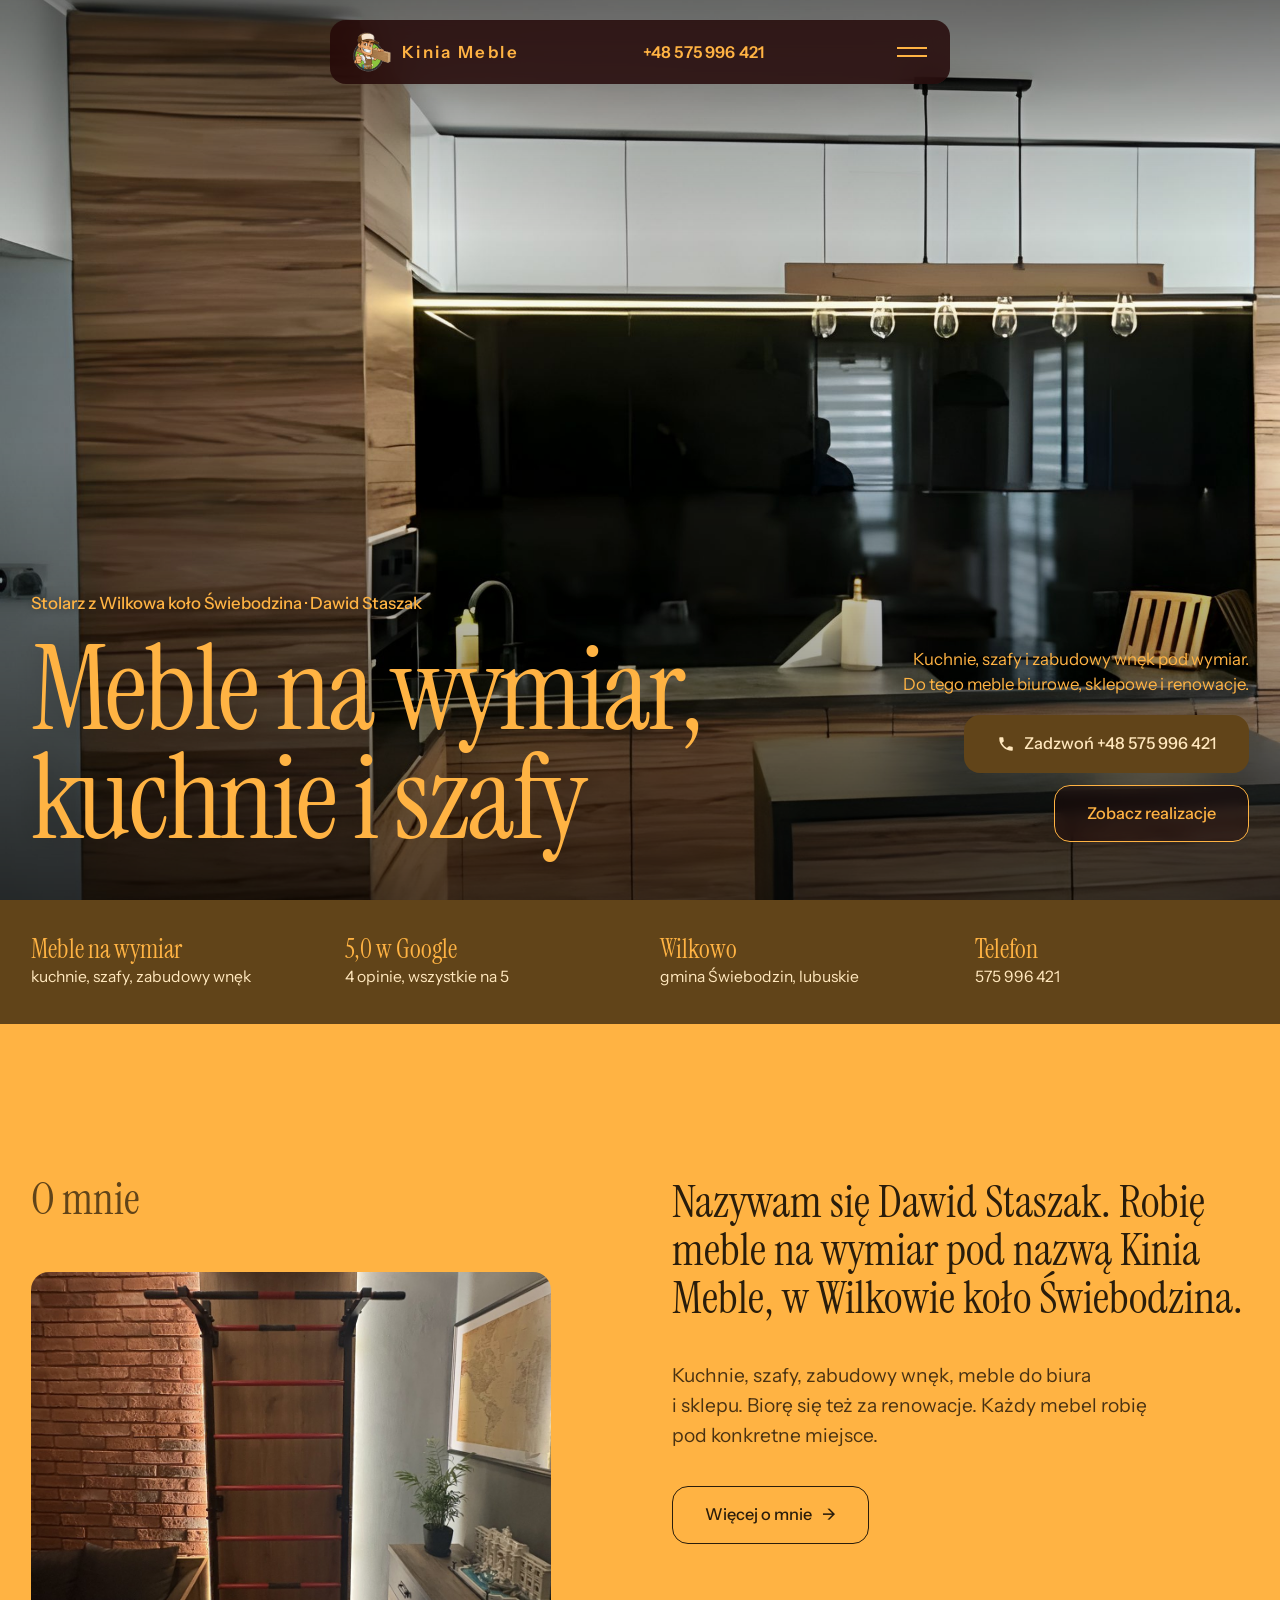
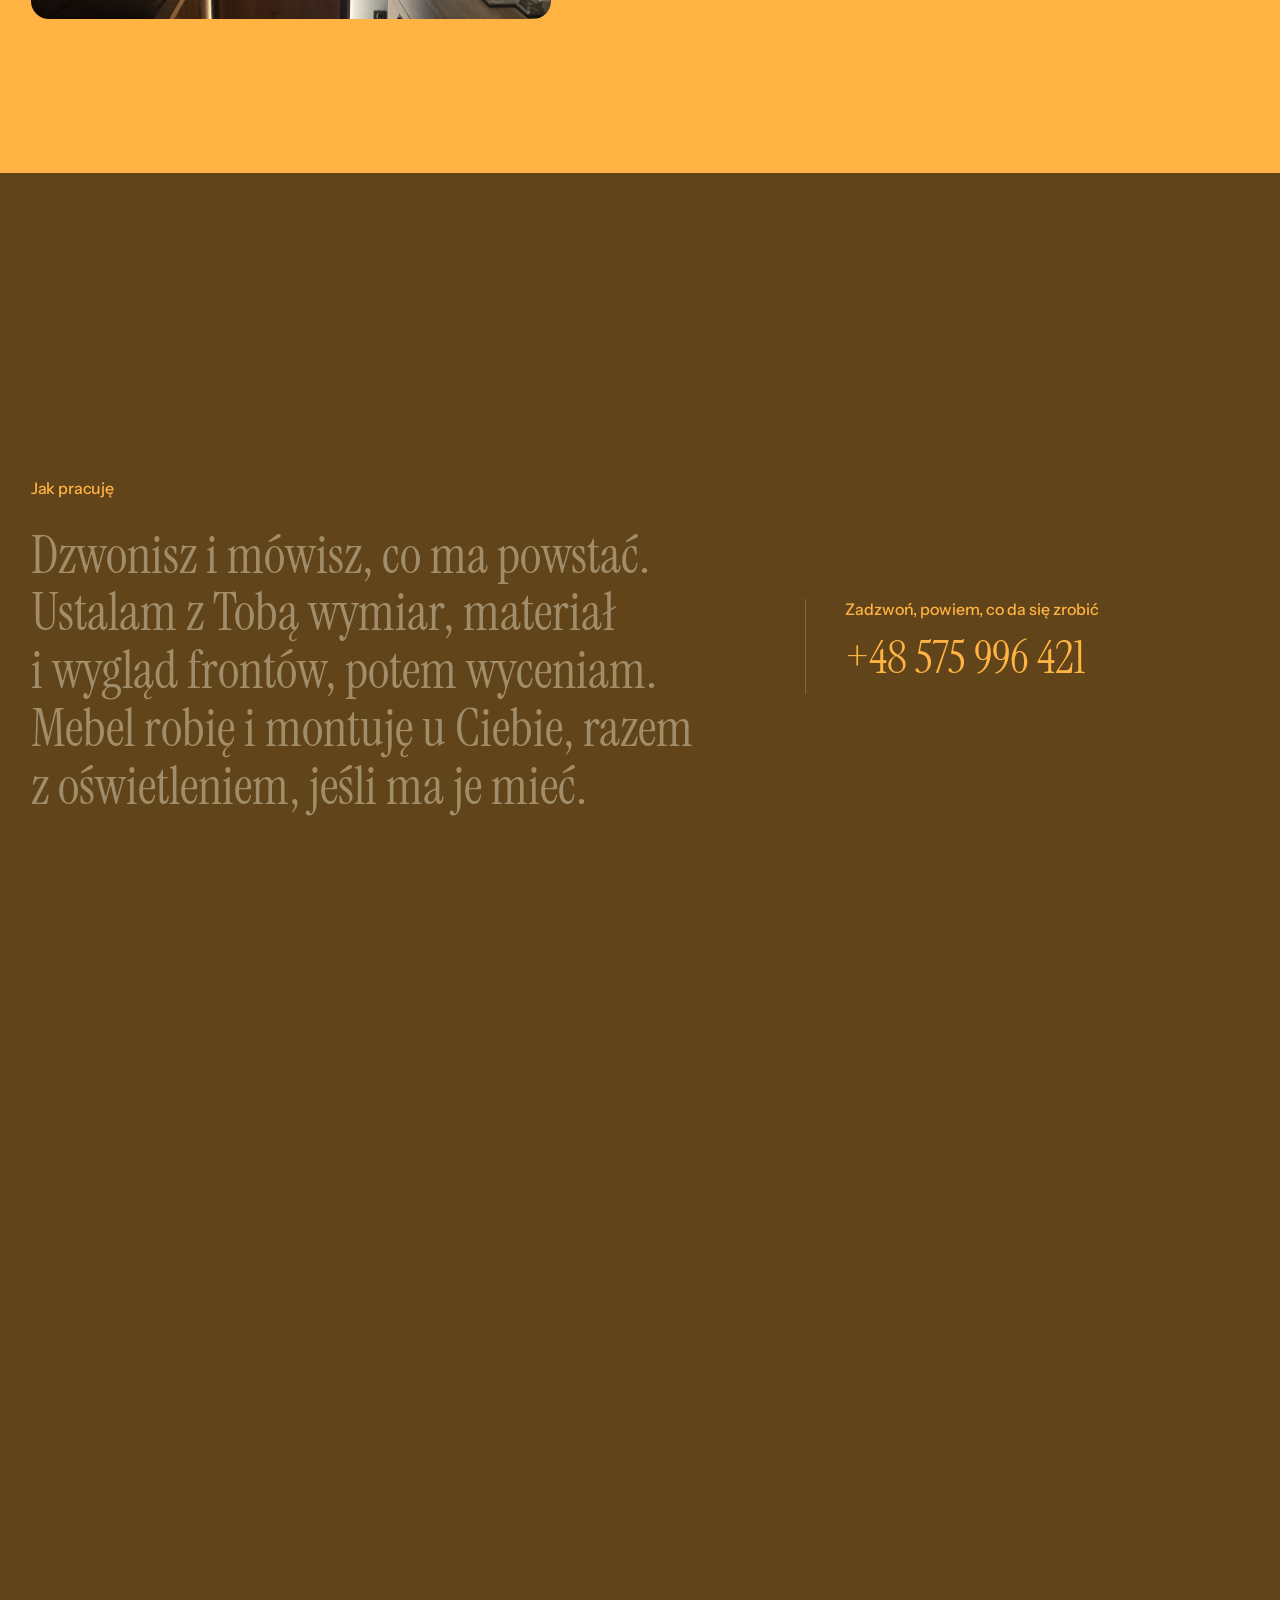
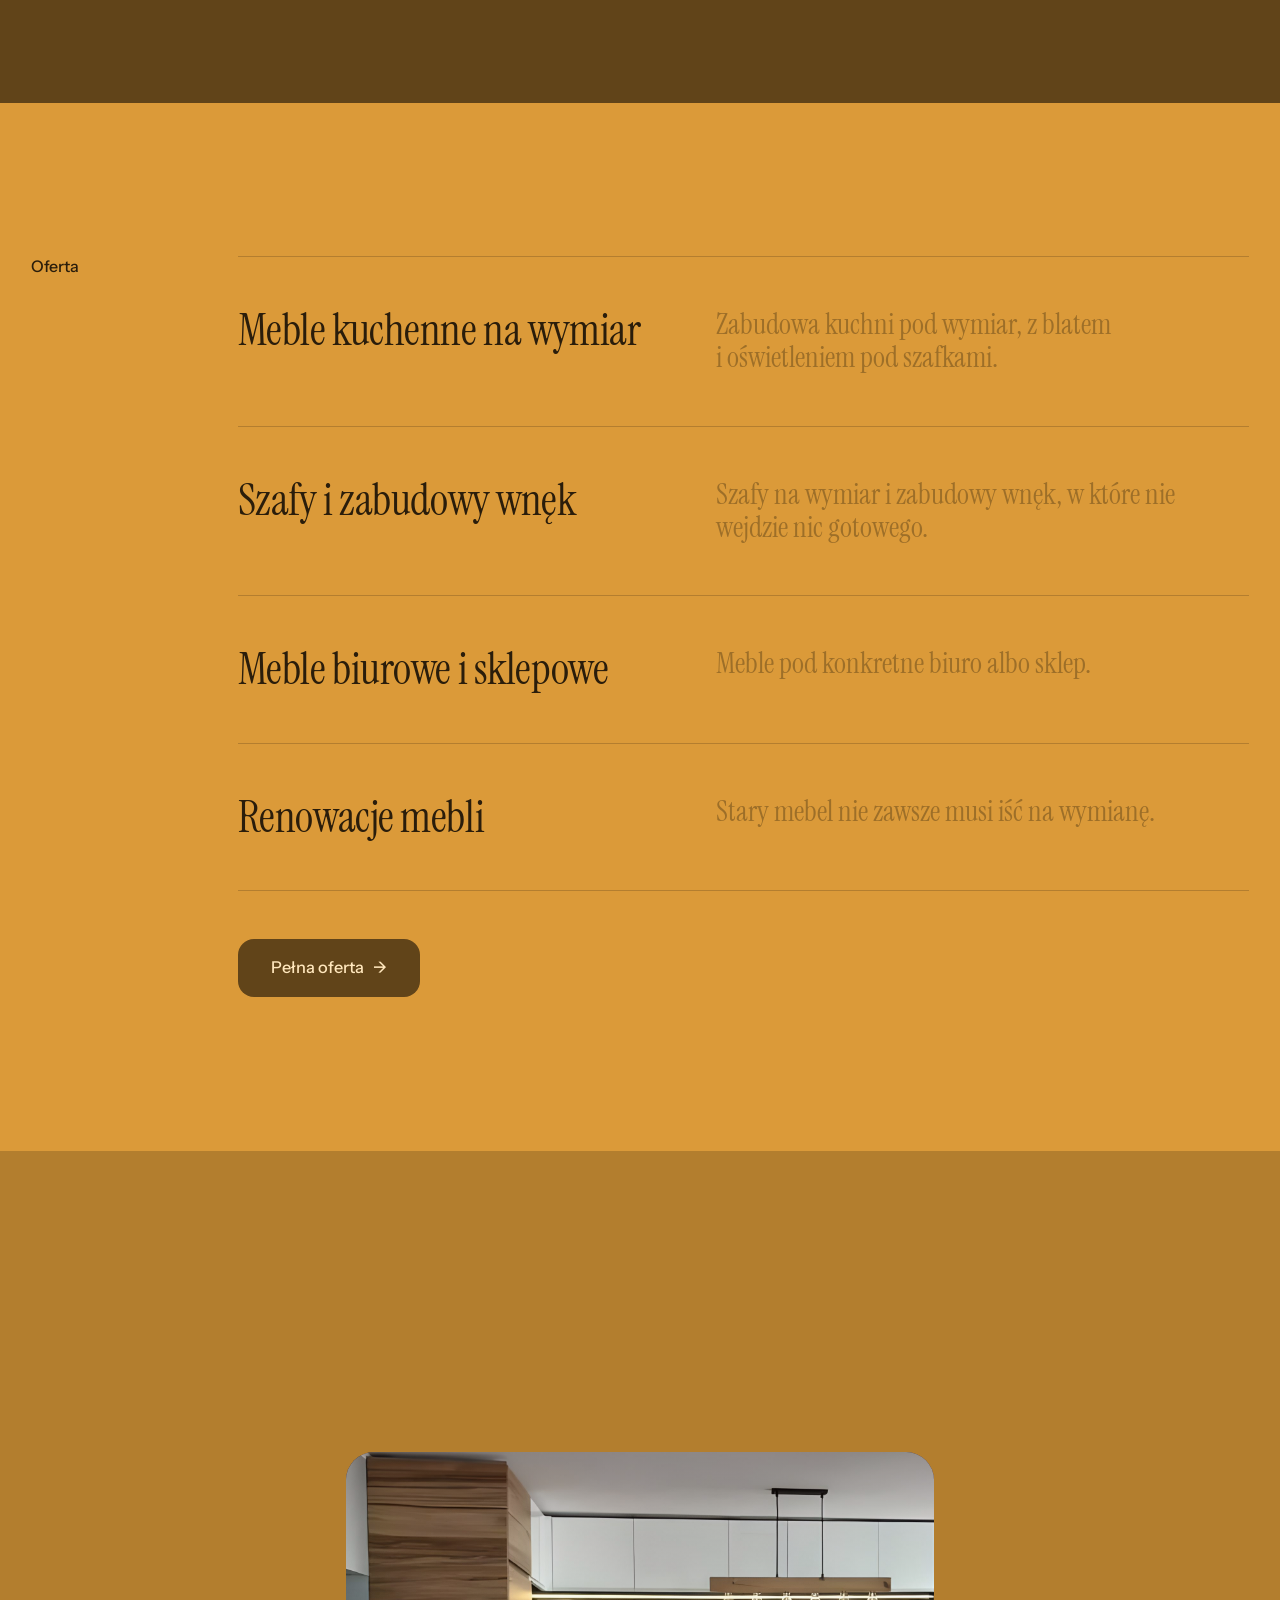
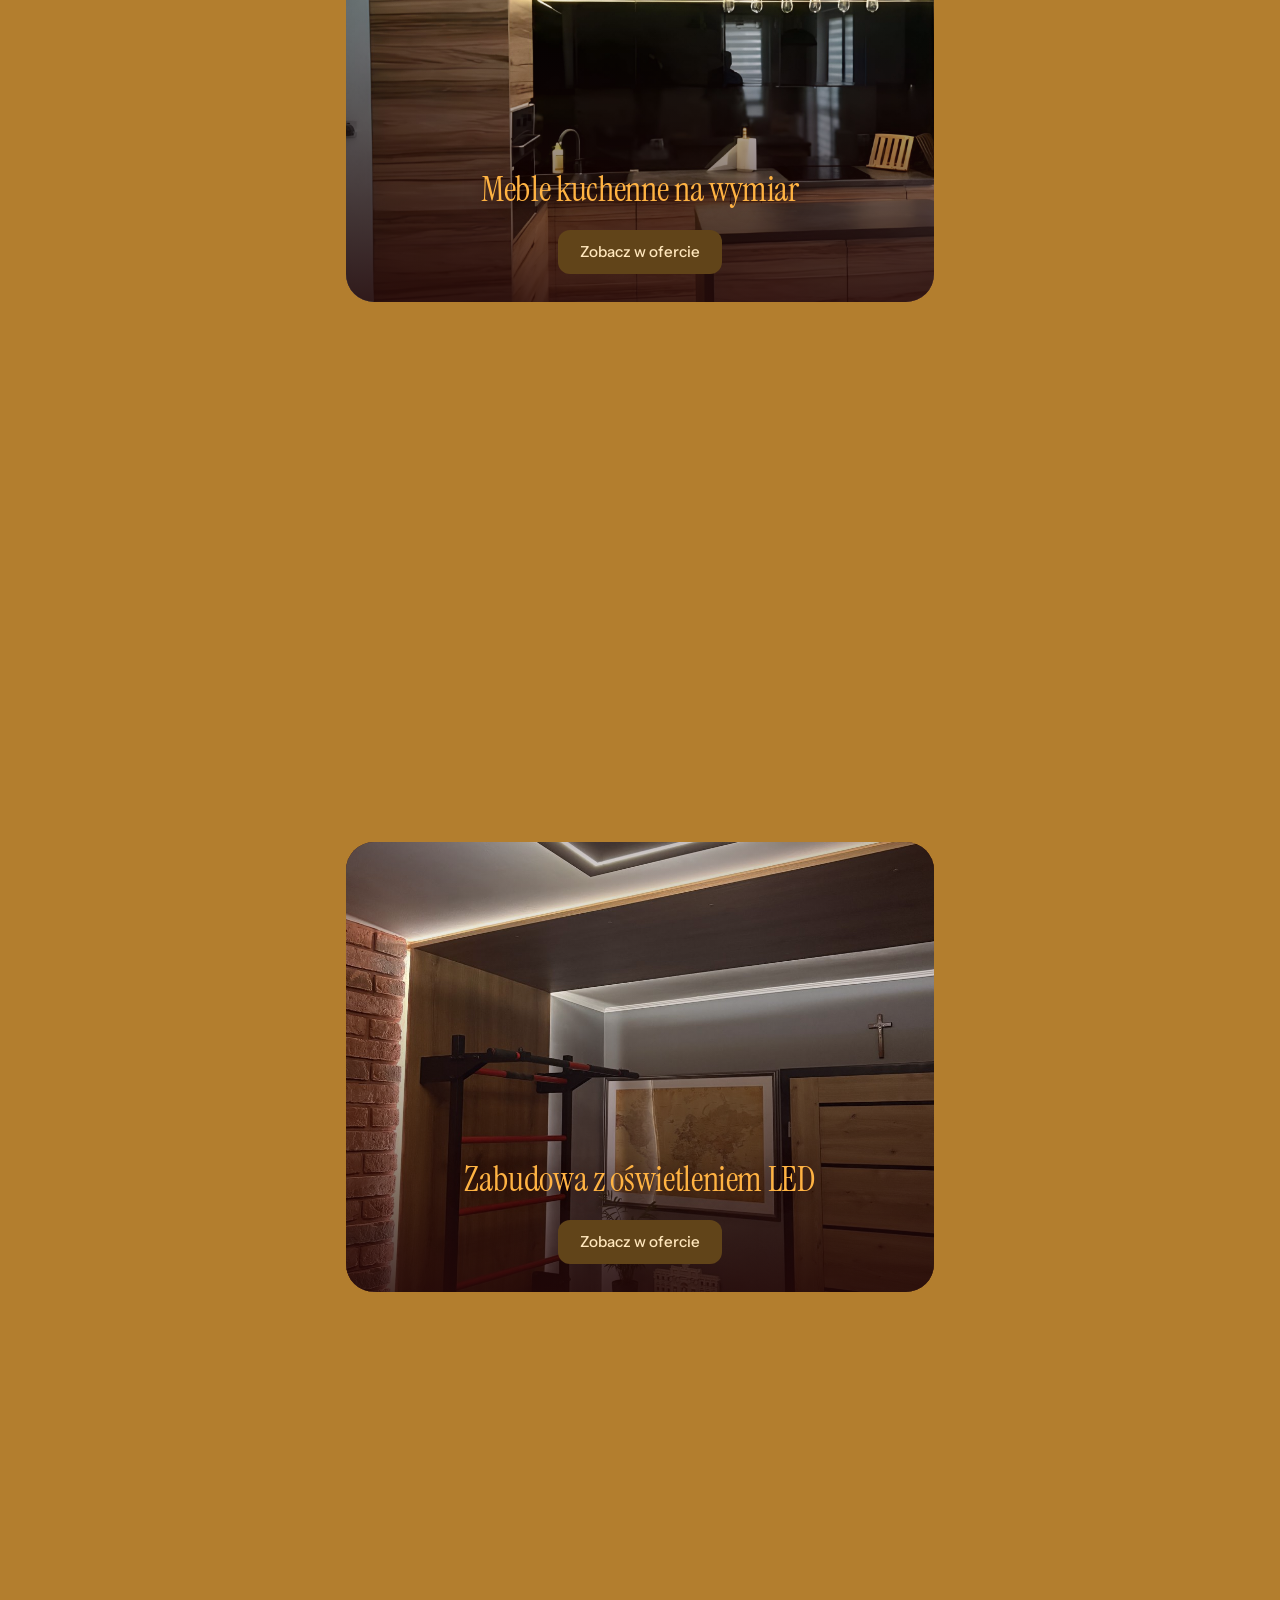
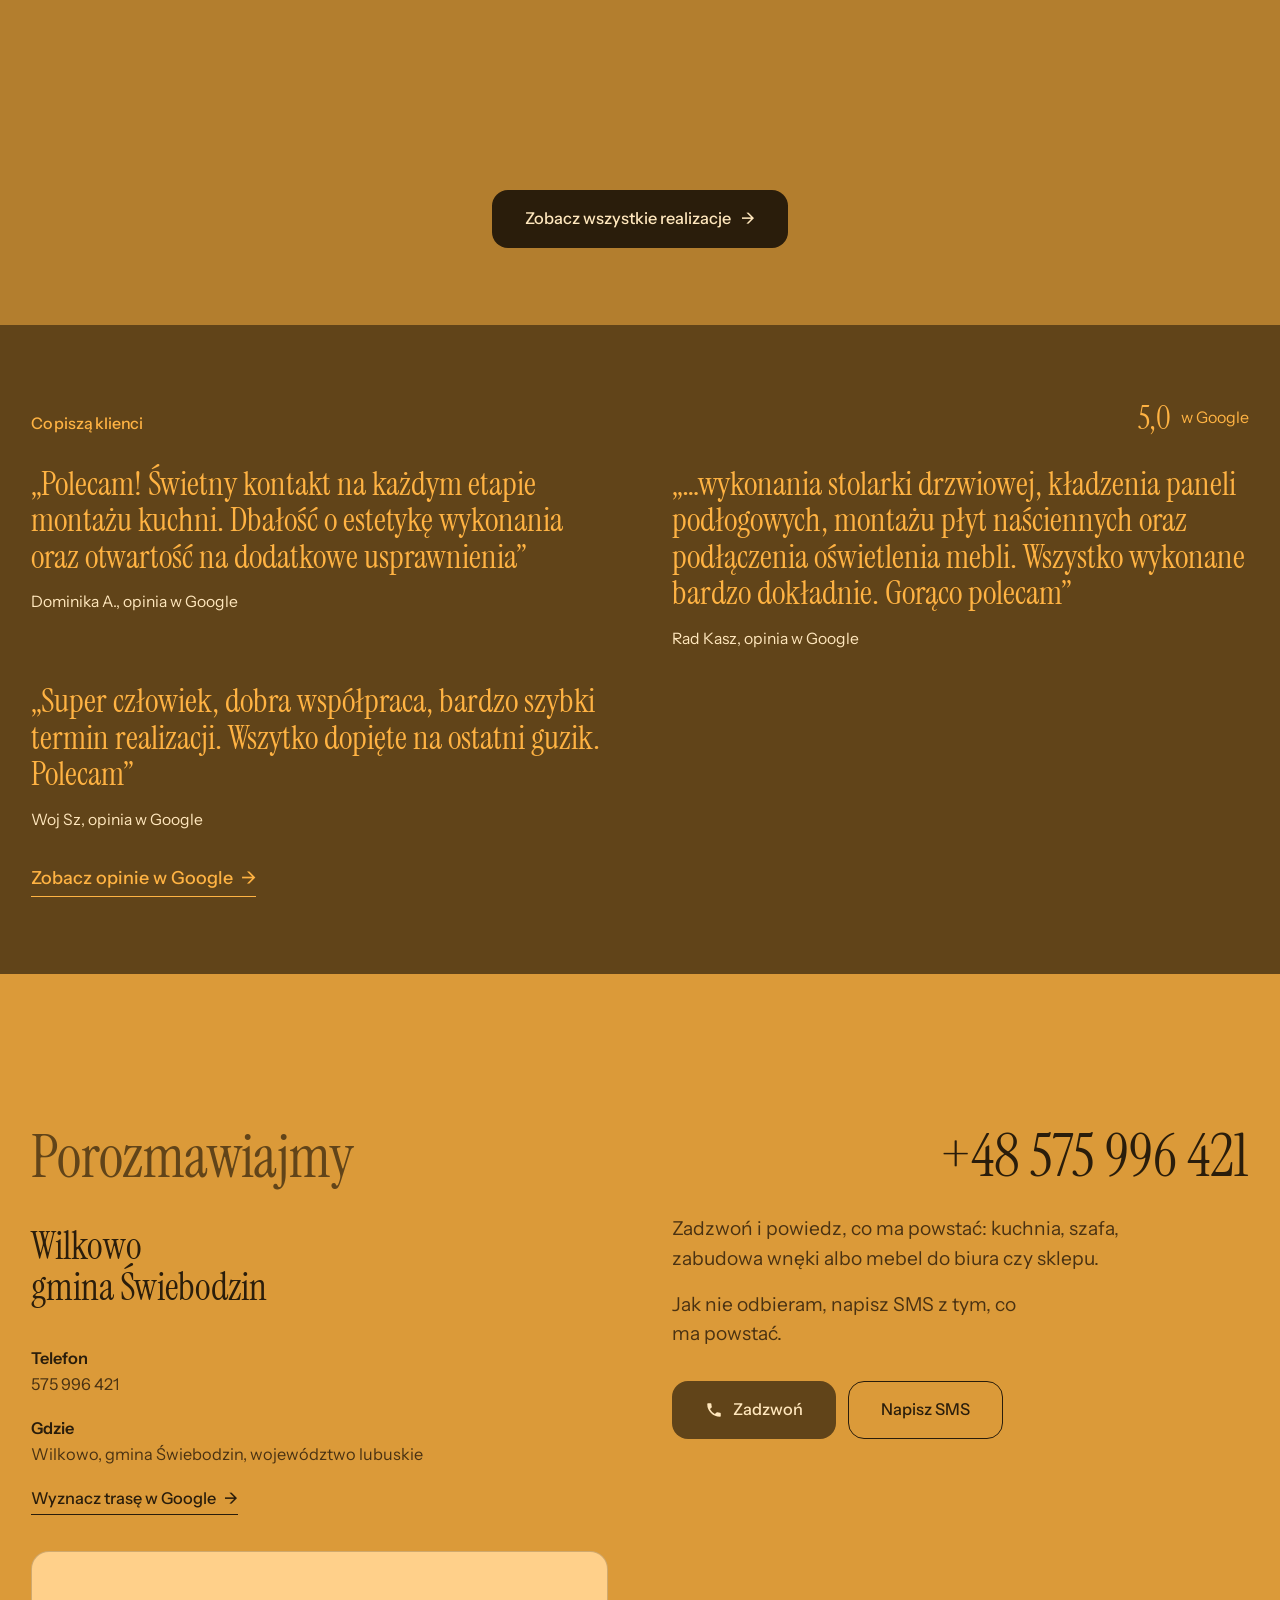
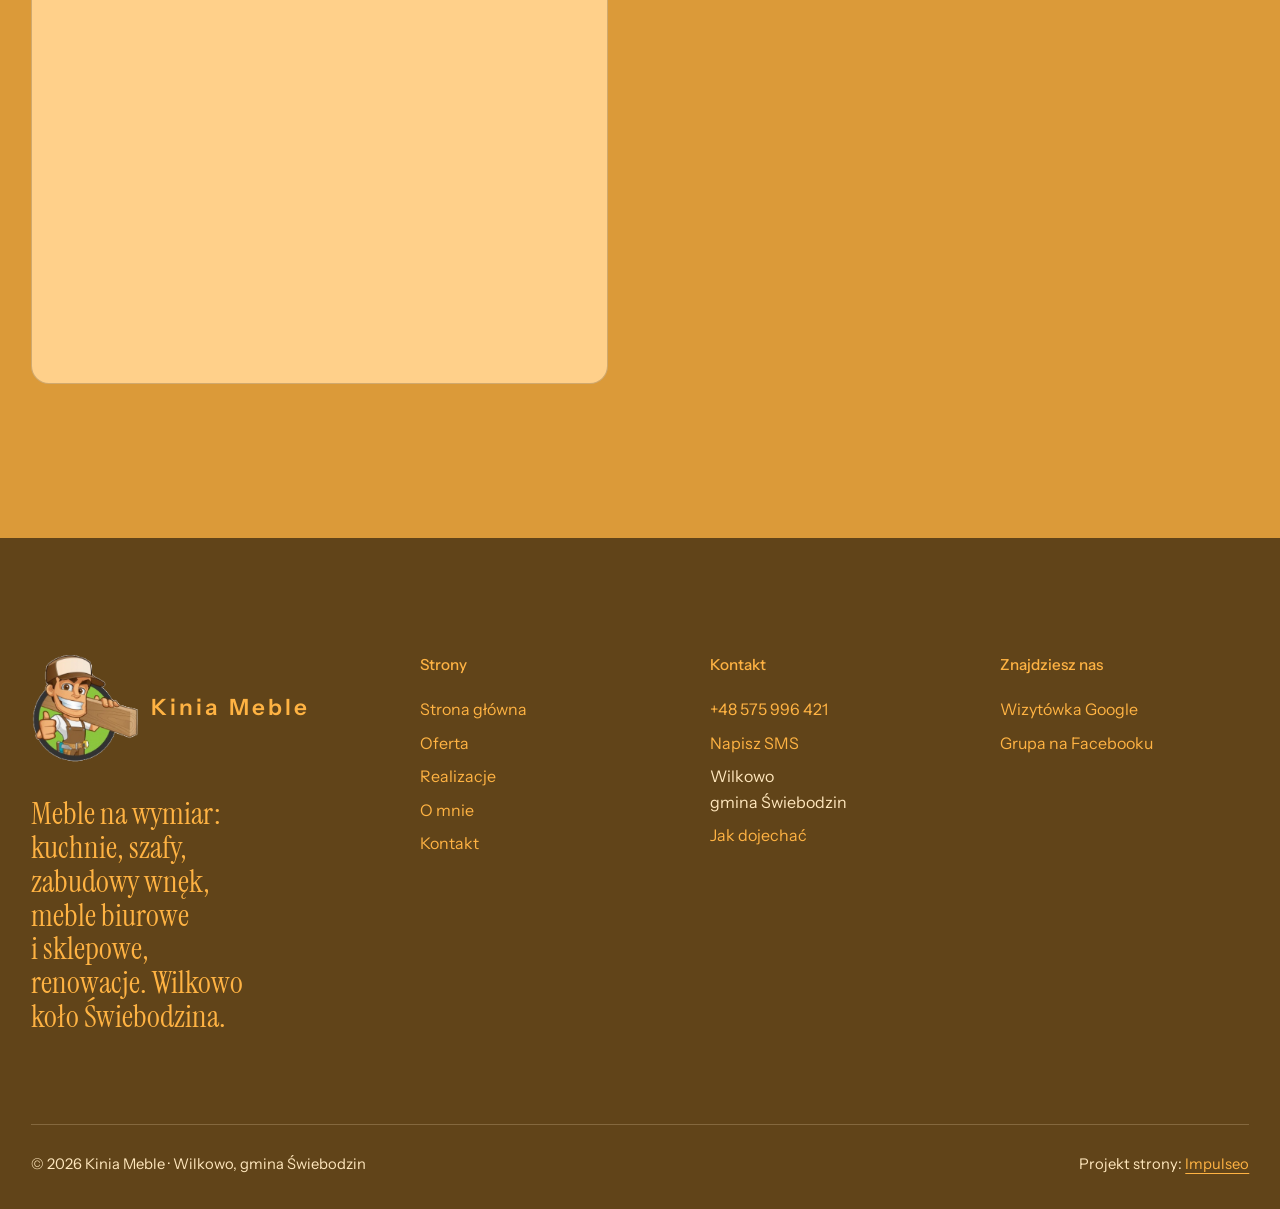
<file: index.html>
<!DOCTYPE html>
<html lang="pl">
<head>
<meta charset="UTF-8">
<meta name="viewport" content="width=device-width, initial-scale=1.0">
<title>Meble na wymiar, kuchnie i szafy · Świebodzin i okolice | Kinia Meble</title>
<meta name="description" content="Kinia Meble, Dawid Staszak, Wilkowo koło Świebodzina: meble na wymiar, kuchnie, szafy, zabudowy wnęk, meble biurowe i sklepowe, renowacje. Tel. 575 996 421.">
<link rel="canonical" href="https://impulseo-pl.github.io/kinia-meble/">
<meta name="robots" content="noindex, nofollow">
<meta name="theme-color" content="#240808">
<meta property="og:type" content="website">
<meta property="og:locale" content="pl_PL">
<meta property="og:site_name" content="Kinia Meble">
<meta property="og:title" content="Meble na wymiar, kuchnie i szafy · Świebodzin i okolice | Kinia Meble">
<meta property="og:description" content="Kinia Meble, Dawid Staszak, Wilkowo koło Świebodzina: meble na wymiar, kuchnie, szafy, zabudowy wnęk, meble biurowe i sklepowe, renowacje. Tel. 575 996 421.">
<meta property="og:url" content="https://impulseo-pl.github.io/kinia-meble/">
<meta property="og:image" content="https://impulseo-pl.github.io/kinia-meble/img/og.jpg">
<meta property="og:image:width" content="1200">
<meta property="og:image:height" content="630">
<meta name="twitter:card" content="summary_large_image">
<link rel="icon" href="img/logo.png">
<script type="application/ld+json">{"@context": "https://schema.org", "@type": "HomeAndConstructionBusiness", "name": "Kinia Meble Dawid Staszak", "url": "https://impulseo-pl.github.io/kinia-meble/", "telephone": "+48575996421", "image": "https://impulseo-pl.github.io/kinia-meble/img/og.jpg", "address": {"@type": "PostalAddress", "addressLocality": "Wilkowo", "addressRegion": "lubuskie", "addressCountry": "PL"}, "geo": {"@type": "GeoCoordinates", "latitude": 52.2435808, "longitude": 15.4755642}, "founder": {"@type": "Person", "name": "Dawid Staszak"}, "aggregateRating": {"@type": "AggregateRating", "ratingValue": "5.0", "bestRating": "5", "reviewCount": "4"}, "sameAs": ["https://www.google.com/maps/place/Kinia+Meble+Dawid+Staszak/@52.2435808,15.4755642,17z/data=!4m6!3m5!1s0x67a8418471066d97:0x9ed3efca1c429b67!8m2!3d52.2435808!4d15.4755642!16s%2Fg%2F11ntkc104k", "https://www.facebook.com/groups/358741888071834/"]}</script>
<script>document.documentElement.classList.add('js')</script>
<link rel="preload" as="image" href="img/hero.jpg" fetchpriority="high">
<link rel="preconnect" href="https://fonts.googleapis.com">
<link rel="preconnect" href="https://fonts.gstatic.com" crossorigin>
<link href="https://fonts.googleapis.com/css2?family=Instrument+Sans:wght@400..600&family=Instrument+Serif&display=swap" rel="stylesheet">
<link rel="stylesheet" href="assets/styles.css?v=20261118b">
<style>:root{--bone:#FFB343;--bone-hi:#FFD08A;--cacao:#4A3212;--bordeaux:#614419;--carmine:#614419;--brass:#FFB343;--ink:#2A1D0B;--ink-2:#4A3212;--on-dark:#FFE7BD;--on-dark-2:#FFE7BD;--line:rgba(42,29,11,.22);--line-dark:rgba(255,231,189,.22)}.btn-main{color:#FFE7BD}.btn-main:hover{background:#2A1D0B}.card:hover .btn{background:#2A1D0B}.btn-brass{color:#2A1D0B}.btn-brass:hover{background:#FFE7BD}.label-serif{color:#614419}.bone .rows-list dd,.bone .rows-list p{color:#4A3212}#oferta,.phead.bone,.sec.bone#kontakt{background:#DB9A39}.cards{background:#B37E2E}.cards .cards-foot .btn{background:#2A1D0B;color:#FFE7BD}.facts{background:#614419}.foot{background:#614419}.form input,.form textarea{background:#FFD08A}.hero-img{object-position:50% 40%}.pill-logo .mark{width:40px;height:40px}.foot-logo .mark{width:110px;height:110px}@media (max-width:700px){.pill-logo .word{display:inline;font-size:.95rem}}</style>
<script src="assets/lenis.min.js?v=1.1.20" defer></script>
<script src="assets/main.js?v=20261118b" defer></script>
</head>
<body>
<a class="skip" href="#tresc">Przejdź do treści</a>
<header class="pill">
  <a class="pill-logo" href="index.html" aria-label="Kinia Meble - strona główna"><img class="mark" src="img/logo.png" width="285" height="293" alt=""><span class="word">Kinia Meble</span></a>
  <a class="pill-phone" href="tel:+48575996421">+48 575 996 421</a>
  <button class="burger" type="button" aria-expanded="false" aria-controls="menu" aria-label="Otwórz menu"><i></i><i></i></button>
</header>
<div class="menu" id="menu" aria-hidden="true">
  <div class="menu-grid">
    <nav class="menu-links" aria-label="Menu główne">
      <a href="index.html" aria-current="page">Strona główna</a>
      <a href="oferta.html">Oferta</a>
      <a href="realizacje.html">Realizacje</a>
      <a href="o-nas.html">O mnie</a>
      <a href="kontakt.html">Kontakt</a>
    </nav>
    <div class="menu-side">
      <div><b>Telefon</b><a href="tel:+48575996421">+48 575 996 421</a></div>
      <div><b>Gdzie</b>Wilkowo, gmina Świebodzin</div>
    </div>
  </div>
</div>
<main id="tresc">
<section class="hero">
  <img class="hero-img" src="img/hero.jpg" width="1920" height="1782" alt="Kuchnia z&nbsp;czarnym szkłem nad blatem, drewnianą lampą i&nbsp;listwą LED pod szafkami" fetchpriority="high">
  <div class="hero-in">
    <div>
      <p class="hero-kicker">Stolarz z&nbsp;Wilkowa koło Świebodzina · Dawid Staszak</p>
      <h1>Meble na wymiar, kuchnie i&nbsp;szafy</h1>
    </div>
    <div class="hero-side">
      <p>Kuchnie, szafy i&nbsp;zabudowy wnęk pod wymiar. Do tego meble biurowe, sklepowe i&nbsp;renowacje.</p>
      <div class="btn-row">
        <a class="btn btn-main hero-call" href="tel:+48575996421"><svg class="ico" viewBox="0 0 24 24" fill="none" aria-hidden="true"><path d="M6.6 10.8a15.5 15.5 0 0 0 6.6 6.6l2.2-2.2a1 1 0 0 1 1-.24 11.4 11.4 0 0 0 3.6.58 1 1 0 0 1 1 1V20a1 1 0 0 1-1 1A17 17 0 0 1 3 4a1 1 0 0 1 1-1h3.5a1 1 0 0 1 1 1c0 1.25.2 2.45.57 3.57a1 1 0 0 1-.25 1L6.6 10.8Z" fill="currentColor"/></svg>Zadzwoń +48 575 996 421</a>
        <a class="btn btn-line btn-on-photo" href="realizacje.html">Zobacz realizacje</a>
      </div>
    </div>
  </div>
</section>

<section class="facts cacao dark" aria-label="Najważniejsze informacje">
  <ul class="wrap facts-list">
    <li><b>Meble na wymiar</b>kuchnie, szafy, zabudowy wnęk</li>
    <li><b>5,0 w Google</b>4 opinie, wszystkie na&nbsp;5</li>
    <li><b>Wilkowo</b>gmina Świebodzin, lubuskie</li>
    <li><b>Telefon</b>575 996 421</li>
  </ul>
</section>

<section class="sec bone" id="o-nas">
  <div class="wrap about">
    <div class="about-left up">
      <p class="label-serif">O&nbsp;mnie</p><figure class="about-fig"><img src="img/p3.jpg" width="1200" height="1600" alt="Pokój z&nbsp;drabinką gimnastyczną, ścianą z&nbsp;cegły i&nbsp;pasem LED pod sufitem" loading="lazy"></figure>
    </div>
    <div class="about-right up">
      <p class="statement">Nazywam się Dawid Staszak. Robię meble na wymiar pod nazwą Kinia Meble, w&nbsp;Wilkowie koło Świebodzina.</p>
      <p class="lead">Kuchnie, szafy, zabudowy wnęk, meble do biura i&nbsp;sklepu. Biorę się też za renowacje. Każdy mebel robię pod konkretne miejsce.</p>
      <div class="btn-row"><a class="btn btn-line" href="o-nas.html">Więcej o&nbsp;mnie <span aria-hidden="true">→</span></a></div>
    </div>
  </div>
</section>

<section class="reveal-sec bordeaux dark" aria-labelledby="jak">
  <div class="reveal-stick">
    <div class="reveal-main">
      <h2 class="label" id="jak">Jak pracuję</h2>
      <p class="reveal-text">Dzwonisz i&nbsp;mówisz, co ma powstać. Ustalam z&nbsp;Tobą wymiar, materiał i&nbsp;wygląd frontów, potem wyceniam. Mebel robię i&nbsp;montuję u&nbsp;Ciebie, razem z&nbsp;oświetleniem, jeśli ma je mieć.</p>
    </div>
    <aside class="reveal-aside">
      <p class="label">Zadzwoń, powiem, co da się zrobić</p>
      <a class="reveal-phone" href="tel:+48575996421">+48 575 996 421</a>
      <p></p>
    </aside>
  </div>
</section>

<section class="sec bone" id="oferta">
  <div class="wrap svc">
    <h2 class="label">Oferta</h2>
    <div>
      <div class="svc-list">
      <a class="svc-row" href="oferta.html#kuchnie"><h3>Meble kuchenne na wymiar</h3><p>Zabudowa kuchni pod wymiar, z&nbsp;blatem i&nbsp;oświetleniem pod szafkami.</p></a>
      <a class="svc-row" href="oferta.html#szafy"><h3>Szafy i&nbsp;zabudowy wnęk</h3><p>Szafy na wymiar i&nbsp;zabudowy wnęk, w&nbsp;które nie wejdzie nic gotowego.</p></a>
      <a class="svc-row" href="oferta.html#biuro"><h3>Meble biurowe i&nbsp;sklepowe</h3><p>Meble pod konkretne biuro albo sklep.</p></a>
      <a class="svc-row" href="oferta.html#renowacje"><h3>Renowacje mebli</h3><p>Stary mebel nie zawsze musi iść na wymianę.</p></a>
      </div>
      <div class="svc-foot"><a class="btn btn-main" href="oferta.html">Pełna oferta <span aria-hidden="true">→</span></a></div>
    </div>
  </div>
</section>

<section class="cards cacao dark" aria-label="Realizacje">
  <div class="card-wrap"><div class="card-stick">
    <a class="card" href="oferta.html#kuchnie"><img src="img/hero.jpg" width="1920" height="1782" alt="Kuchnia z&nbsp;czarnym szkłem nad blatem i&nbsp;listwą LED" decoding="async"><span class="card-in"><h3>Meble kuchenne na wymiar</h3><span class="btn btn-main btn-sm">Zobacz w&nbsp;ofercie</span></span></a>
  </div></div>
  <div class="card-wrap"><div class="card-stick">
    <a class="card" href="oferta.html#zabudowy"><img src="img/p1.jpg" width="1200" height="1600" alt="Pokój z&nbsp;drewnianą obudową sufitu i&nbsp;panelem LED" loading="lazy" decoding="async"><span class="card-in"><h3>Zabudowa z&nbsp;oświetleniem LED</h3><span class="btn btn-main btn-sm">Zobacz w&nbsp;ofercie</span></span></a>
  </div></div>
  <div class="wrap cards-foot"><a class="btn btn-brass" href="realizacje.html">Zobacz wszystkie realizacje <span aria-hidden="true">→</span></a></div>
</section>


<section class="bordeaux dark opinie-mini" id="opinie">
  <div class="wrap">
    <div class="quotes-head" style="margin-bottom:32px">
      <h2 class="label">Co piszą klienci</h2>
      <a class="rating" href="https://www.google.com/maps/place/Kinia+Meble+Dawid+Staszak/@52.2435808,15.4755642,17z/data=!4m6!3m5!1s0x67a8418471066d97:0x9ed3efca1c429b67!8m2!3d52.2435808!4d15.4755642!16s%2Fg%2F11ntkc104k" target="_blank" rel="noopener"><b>5,0</b><span>w&nbsp;Google</span></a>
    </div>
    <div class="quotes-two">
      <figure class="quote-mini"><blockquote>„Polecam! Świetny kontakt na każdym etapie montażu kuchni. Dbałość o&nbsp;estetykę wykonania oraz otwartość na dodatkowe usprawnienia”</blockquote><figcaption>Dominika A., opinia w&nbsp;Google</figcaption></figure>
      <figure class="quote-mini"><blockquote>„…wykonania stolarki drzwiowej, kładzenia paneli podłogowych, montażu płyt naściennych oraz podłączenia oświetlenia mebli. Wszystko wykonane bardzo dokładnie. Gorąco polecam”</blockquote><figcaption>Rad Kasz, opinia w&nbsp;Google</figcaption></figure>
      <figure class="quote-mini"><blockquote>„Super człowiek, dobra współpraca, bardzo szybki termin realizacji. Wszytko dopięte na ostatni guzik. Polecam”</blockquote><figcaption>Woj Sz, opinia w&nbsp;Google</figcaption></figure>
    </div>
    <p style="margin-top:32px"><a class="link" href="https://www.google.com/maps/place/Kinia+Meble+Dawid+Staszak/@52.2435808,15.4755642,17z/data=!4m6!3m5!1s0x67a8418471066d97:0x9ed3efca1c429b67!8m2!3d52.2435808!4d15.4755642!16s%2Fg%2F11ntkc104k" target="_blank" rel="noopener">Zobacz opinie w&nbsp;Google <span aria-hidden="true">→</span></a></p>
  </div>
</section>

<section class="sec bone" id="kontakt">
  <div class="wrap contact">
    <div class="up">
      <h2>Porozmawiajmy</h2>
      <p class="big-addr">Wilkowo<br>gmina Świebodzin</p>
      <div class="contact-meta">
        <p><b>Telefon</b>575 996 421</p>
        <p><b>Gdzie</b>Wilkowo, gmina Świebodzin, województwo lubuskie</p>
        <p><a class="link" href="https://www.google.com/maps/place/Kinia+Meble+Dawid+Staszak/@52.2435808,15.4755642,17z/data=!4m6!3m5!1s0x67a8418471066d97:0x9ed3efca1c429b67!8m2!3d52.2435808!4d15.4755642!16s%2Fg%2F11ntkc104k" target="_blank" rel="noopener">Wyznacz trasę w&nbsp;Google <span aria-hidden="true">→</span></a></p>
      </div>
      <div class="map"><iframe src="https://maps.google.com/maps?q=Kinia%20Meble%20Dawid%20Staszak%4052.2435808,15.4755642&z=13&output=embed" title="Mapa dojazdu, Wilkowo, gmina Świebodzin" loading="lazy" referrerpolicy="no-referrer-when-downgrade"></iframe></div>
    </div>
    <div class="contact-right up" id="formularz">
      <a class="big-phone" href="tel:+48575996421">+48 575 996 421</a>
      <p class="lead">Zadzwoń i&nbsp;powiedz, co ma powstać: kuchnia, szafa, zabudowa wnęki albo mebel do biura czy sklepu.</p>
      <p class="lead" style="margin-top:16px">Jak nie odbieram, napisz SMS z&nbsp;tym, co ma powstać.</p>
      <div class="contact-cta">
        <a class="btn btn-main" href="tel:+48575996421"><svg class="ico" viewBox="0 0 24 24" fill="none" aria-hidden="true"><path d="M6.6 10.8a15.5 15.5 0 0 0 6.6 6.6l2.2-2.2a1 1 0 0 1 1-.24 11.4 11.4 0 0 0 3.6.58 1 1 0 0 1 1 1V20a1 1 0 0 1-1 1A17 17 0 0 1 3 4a1 1 0 0 1 1-1h3.5a1 1 0 0 1 1 1c0 1.25.2 2.45.57 3.57a1 1 0 0 1-.25 1L6.6 10.8Z" fill="currentColor"/></svg>Zadzwoń</a>
        <a class="btn btn-line" href="sms:+48575996421?body=Dzie%C5%84%20dobry%2C%20pytam%20o%3A%20%28kuchnia%2Fszafa%2Fzabudowa%29.%20Miejscowo%C5%9B%C4%87%3A%20...">Napisz SMS</a>
      </div>
    </div>
  </div>
</section>
</main>
<footer class="foot dark">
  <div class="wrap">
    <div class="foot-top">
      <div>
        <a class="foot-logo" href="index.html" aria-label="Kinia Meble - strona główna"><img class="mark" src="img/logo.png" width="285" height="293" alt=""><span class="word">Kinia Meble</span></a>
        <p class="foot-claim">Meble na wymiar: kuchnie, szafy, zabudowy wnęk, meble biurowe i&nbsp;sklepowe, renowacje. Wilkowo koło Świebodzina.</p>
      </div>
      <div><h4>Strony</h4><ul><li><a href="index.html">Strona główna</a></li><li><a href="oferta.html">Oferta</a></li><li><a href="realizacje.html">Realizacje</a></li><li><a href="o-nas.html">O mnie</a></li><li><a href="kontakt.html">Kontakt</a></li></ul></div>
      <div><h4>Kontakt</h4><ul>
        <li><a href="tel:+48575996421">+48 575 996 421</a></li><li><a href="sms:+48575996421?body=Dzie%C5%84%20dobry%2C%20pytam%20o%3A%20%28kuchnia%2Fszafa%2Fzabudowa%29.%20Miejscowo%C5%9B%C4%87%3A%20...">Napisz SMS</a></li><li>Wilkowo<br>gmina Świebodzin</li><li><a href="https://www.google.com/maps/place/Kinia+Meble+Dawid+Staszak/@52.2435808,15.4755642,17z/data=!4m6!3m5!1s0x67a8418471066d97:0x9ed3efca1c429b67!8m2!3d52.2435808!4d15.4755642!16s%2Fg%2F11ntkc104k" target="_blank" rel="noopener">Jak dojechać</a></li>
      </ul></div>
      <div><h4>Znajdziesz nas</h4><ul>
        <li><a href="https://www.google.com/maps/place/Kinia+Meble+Dawid+Staszak/@52.2435808,15.4755642,17z/data=!4m6!3m5!1s0x67a8418471066d97:0x9ed3efca1c429b67!8m2!3d52.2435808!4d15.4755642!16s%2Fg%2F11ntkc104k" target="_blank" rel="noopener">Wizytówka Google</a></li><li><a href="https://www.facebook.com/groups/358741888071834/" target="_blank" rel="noopener">Grupa na Facebooku</a></li>
      </ul></div>
    </div>
    <div class="foot-bottom">
      <span>© 2026 Kinia Meble · Wilkowo, gmina Świebodzin</span>
      <span>Projekt strony: <a href="https://impulseo.pl" target="_blank" rel="noopener">Impulseo</a></span>
    </div>
  </div>
</footer>
<div class="callbar">
  <a class="btn btn-main" href="tel:+48575996421"><svg class="ico" viewBox="0 0 24 24" fill="none" aria-hidden="true"><path d="M6.6 10.8a15.5 15.5 0 0 0 6.6 6.6l2.2-2.2a1 1 0 0 1 1-.24 11.4 11.4 0 0 0 3.6.58 1 1 0 0 1 1 1V20a1 1 0 0 1-1 1A17 17 0 0 1 3 4a1 1 0 0 1 1-1h3.5a1 1 0 0 1 1 1c0 1.25.2 2.45.57 3.57a1 1 0 0 1-.25 1L6.6 10.8Z" fill="currentColor"/></svg>Zadzwoń</a>
  <a class="btn btn-line" href="sms:+48575996421?body=Dzie%C5%84%20dobry%2C%20pytam%20o%3A%20%28kuchnia%2Fszafa%2Fzabudowa%29.%20Miejscowo%C5%9B%C4%87%3A%20...">Napisz SMS</a>
</div>
</body>
</html>
</file>
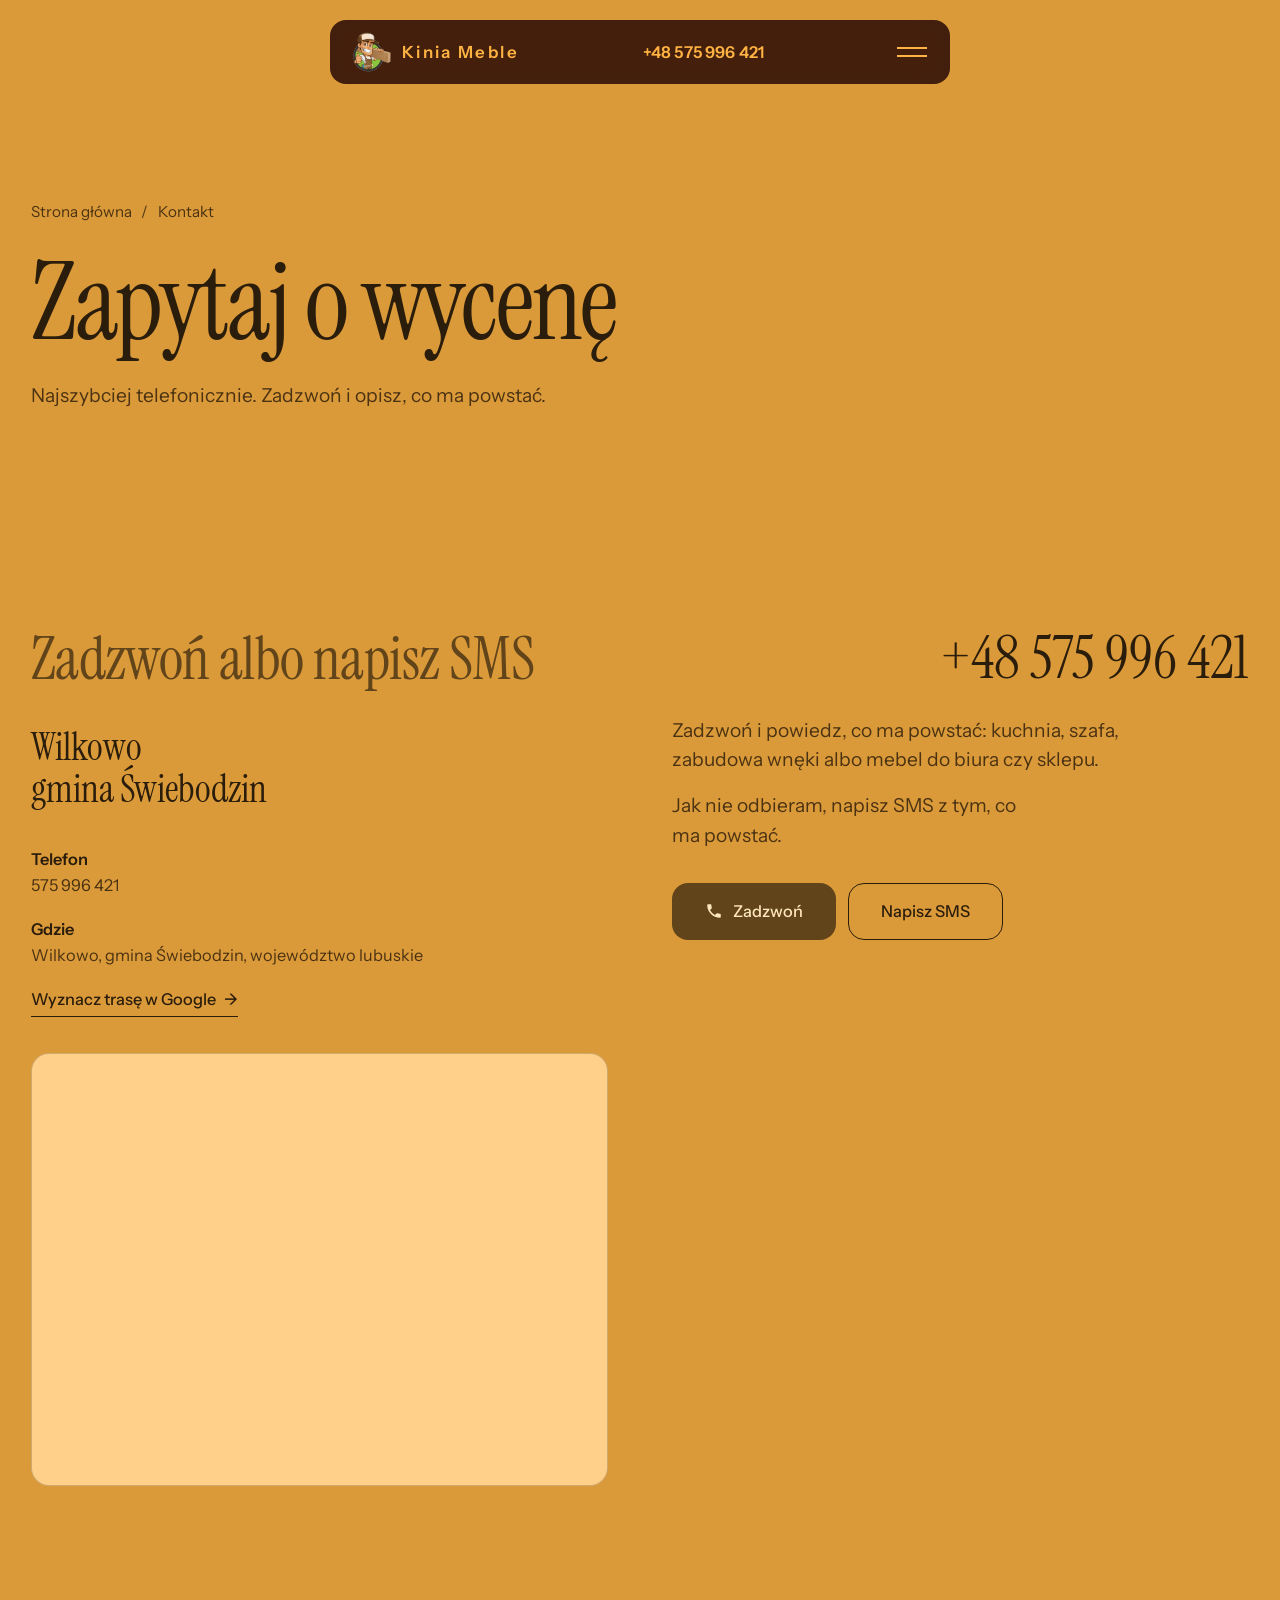
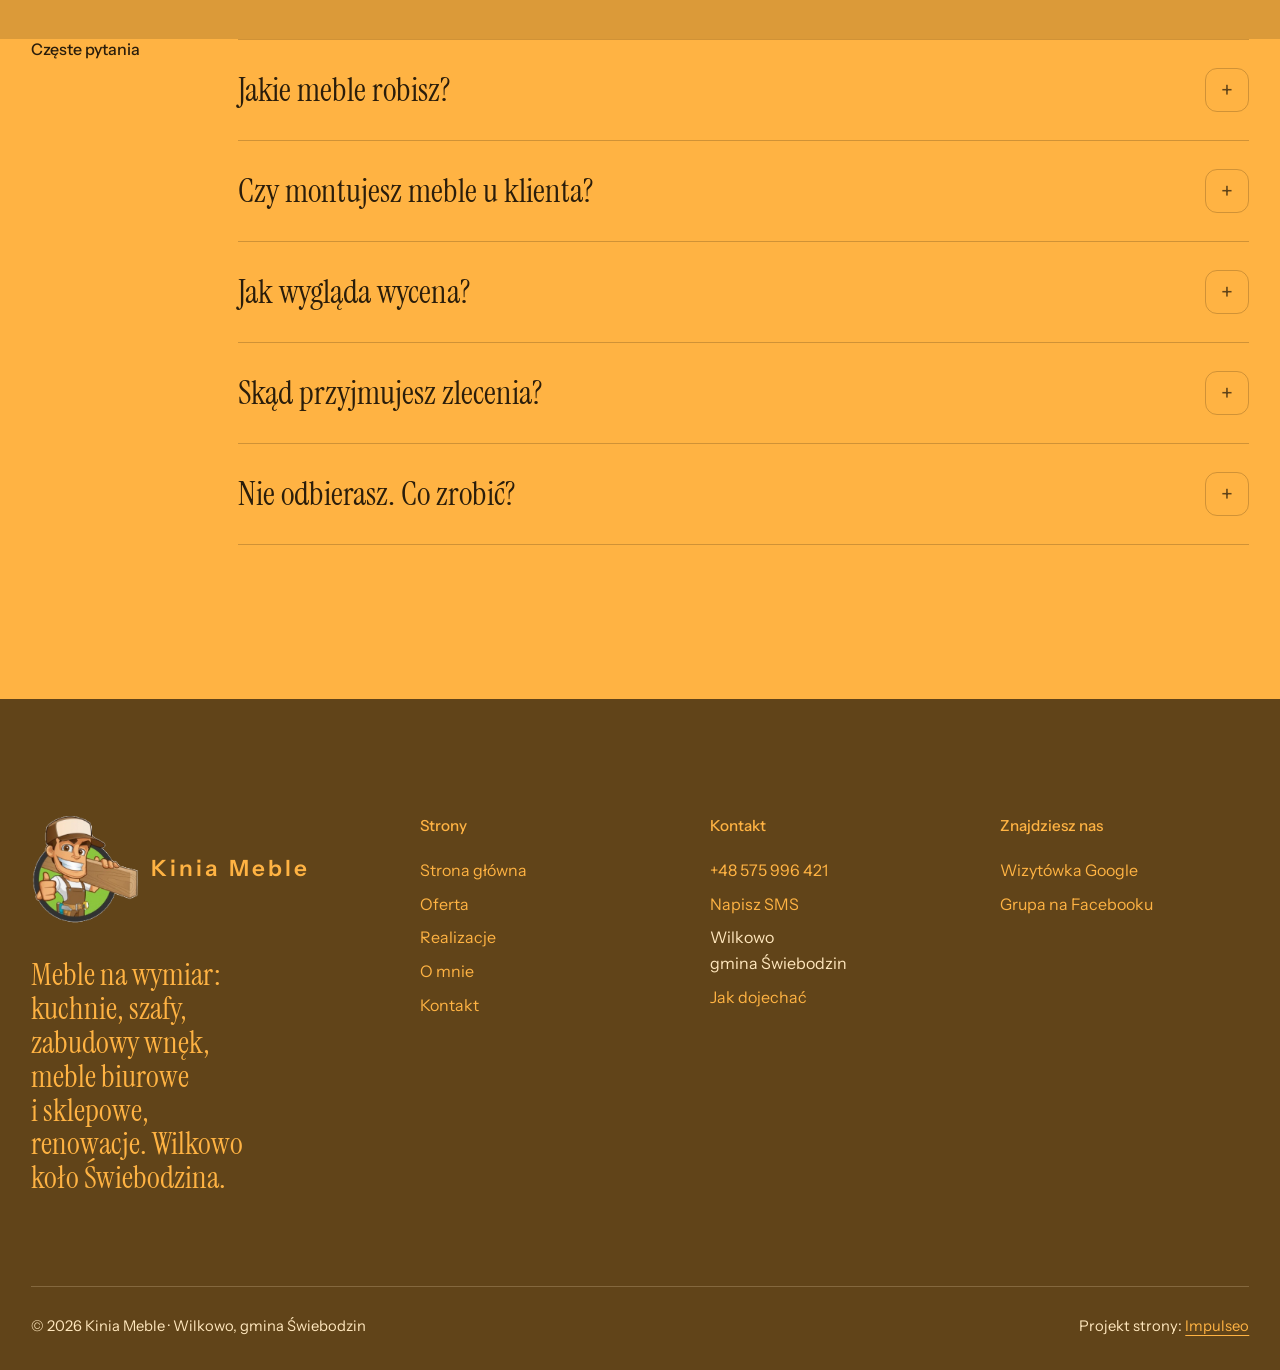
<file: kontakt.html>
<!DOCTYPE html>
<html lang="pl">
<head>
<meta charset="UTF-8">
<meta name="viewport" content="width=device-width, initial-scale=1.0">
<title>Kontakt · Kinia Meble, Dawid Staszak, Wilkowo k. Świebodzina</title>
<meta name="description" content="Kontakt: Kinia Meble, Dawid Staszak, Wilkowo, gmina Świebodzin, tel. 575 996 421. Meble na wymiar, kuchnie, szafy, zabudowy wnęk.">
<link rel="canonical" href="https://impulseo-pl.github.io/kinia-meble/kontakt.html">
<meta name="robots" content="noindex, nofollow">
<meta name="theme-color" content="#240808">
<meta property="og:type" content="website">
<meta property="og:locale" content="pl_PL">
<meta property="og:site_name" content="Kinia Meble">
<meta property="og:title" content="Kontakt · Kinia Meble, Dawid Staszak, Wilkowo k. Świebodzina">
<meta property="og:description" content="Kontakt: Kinia Meble, Dawid Staszak, Wilkowo, gmina Świebodzin, tel. 575 996 421. Meble na wymiar, kuchnie, szafy, zabudowy wnęk.">
<meta property="og:url" content="https://impulseo-pl.github.io/kinia-meble/kontakt.html">
<meta property="og:image" content="https://impulseo-pl.github.io/kinia-meble/img/og.jpg">
<meta property="og:image:width" content="1200">
<meta property="og:image:height" content="630">
<meta name="twitter:card" content="summary_large_image">
<link rel="icon" href="img/logo.png">
<script type="application/ld+json">{"@context": "https://schema.org", "@type": "HomeAndConstructionBusiness", "name": "Kinia Meble Dawid Staszak", "url": "https://impulseo-pl.github.io/kinia-meble/", "telephone": "+48575996421", "image": "https://impulseo-pl.github.io/kinia-meble/img/og.jpg", "address": {"@type": "PostalAddress", "addressLocality": "Wilkowo", "addressRegion": "lubuskie", "addressCountry": "PL"}, "geo": {"@type": "GeoCoordinates", "latitude": 52.2435808, "longitude": 15.4755642}, "founder": {"@type": "Person", "name": "Dawid Staszak"}, "aggregateRating": {"@type": "AggregateRating", "ratingValue": "5.0", "bestRating": "5", "reviewCount": "4"}, "sameAs": ["https://www.google.com/maps/place/Kinia+Meble+Dawid+Staszak/@52.2435808,15.4755642,17z/data=!4m6!3m5!1s0x67a8418471066d97:0x9ed3efca1c429b67!8m2!3d52.2435808!4d15.4755642!16s%2Fg%2F11ntkc104k", "https://www.facebook.com/groups/358741888071834/"]}</script>
<script>document.documentElement.classList.add('js')</script>
<link rel="preconnect" href="https://fonts.googleapis.com">
<link rel="preconnect" href="https://fonts.gstatic.com" crossorigin>
<link href="https://fonts.googleapis.com/css2?family=Instrument+Sans:wght@400..600&family=Instrument+Serif&display=swap" rel="stylesheet">
<link rel="stylesheet" href="assets/styles.css?v=20261118b">
<style>:root{--bone:#FFB343;--bone-hi:#FFD08A;--cacao:#4A3212;--bordeaux:#614419;--carmine:#614419;--brass:#FFB343;--ink:#2A1D0B;--ink-2:#4A3212;--on-dark:#FFE7BD;--on-dark-2:#FFE7BD;--line:rgba(42,29,11,.22);--line-dark:rgba(255,231,189,.22)}.btn-main{color:#FFE7BD}.btn-main:hover{background:#2A1D0B}.card:hover .btn{background:#2A1D0B}.btn-brass{color:#2A1D0B}.btn-brass:hover{background:#FFE7BD}.label-serif{color:#614419}.bone .rows-list dd,.bone .rows-list p{color:#4A3212}#oferta,.phead.bone,.sec.bone#kontakt{background:#DB9A39}.cards{background:#B37E2E}.cards .cards-foot .btn{background:#2A1D0B;color:#FFE7BD}.facts{background:#614419}.foot{background:#614419}.form input,.form textarea{background:#FFD08A}.hero-img{object-position:50% 40%}.pill-logo .mark{width:40px;height:40px}.foot-logo .mark{width:110px;height:110px}@media (max-width:700px){.pill-logo .word{display:inline;font-size:.95rem}}</style>
<script src="assets/lenis.min.js?v=1.1.20" defer></script>
<script src="assets/main.js?v=20261118b" defer></script>
</head>
<body>
<a class="skip" href="#tresc">Przejdź do treści</a>
<header class="pill">
  <a class="pill-logo" href="index.html" aria-label="Kinia Meble - strona główna"><img class="mark" src="img/logo.png" width="285" height="293" alt=""><span class="word">Kinia Meble</span></a>
  <a class="pill-phone" href="tel:+48575996421">+48 575 996 421</a>
  <button class="burger" type="button" aria-expanded="false" aria-controls="menu" aria-label="Otwórz menu"><i></i><i></i></button>
</header>
<div class="menu" id="menu" aria-hidden="true">
  <div class="menu-grid">
    <nav class="menu-links" aria-label="Menu główne">
      <a href="index.html">Strona główna</a>
      <a href="oferta.html">Oferta</a>
      <a href="realizacje.html">Realizacje</a>
      <a href="o-nas.html">O mnie</a>
      <a href="kontakt.html" aria-current="page">Kontakt</a>
    </nav>
    <div class="menu-side">
      <div><b>Telefon</b><a href="tel:+48575996421">+48 575 996 421</a></div>
      <div><b>Gdzie</b>Wilkowo, gmina Świebodzin</div>
    </div>
  </div>
</div>
<main id="tresc">
<section class="phead bone">
  <div class="wrap">
    <nav class="crumbs" aria-label="Okruszki"><a href="index.html">Strona główna</a><span aria-hidden="true">/</span><span aria-current="page">Kontakt</span></nav>
    <h1>Zapytaj o&nbsp;wycenę</h1>
    <p class="lead">Najszybciej telefonicznie. Zadzwoń i&nbsp;opisz, co ma powstać.</p>
  </div>
</section>
<section class="sec bone" id="kontakt">
  <div class="wrap contact">
    <div class="up">
      <h2>Zadzwoń albo napisz SMS</h2>
      <p class="big-addr">Wilkowo<br>gmina Świebodzin</p>
      <div class="contact-meta">
        <p><b>Telefon</b>575 996 421</p>
        <p><b>Gdzie</b>Wilkowo, gmina Świebodzin, województwo lubuskie</p>
        <p><a class="link" href="https://www.google.com/maps/place/Kinia+Meble+Dawid+Staszak/@52.2435808,15.4755642,17z/data=!4m6!3m5!1s0x67a8418471066d97:0x9ed3efca1c429b67!8m2!3d52.2435808!4d15.4755642!16s%2Fg%2F11ntkc104k" target="_blank" rel="noopener">Wyznacz trasę w&nbsp;Google <span aria-hidden="true">→</span></a></p>
      </div>
      <div class="map"><iframe src="https://maps.google.com/maps?q=Kinia%20Meble%20Dawid%20Staszak%4052.2435808,15.4755642&z=13&output=embed" title="Mapa dojazdu, Wilkowo, gmina Świebodzin" loading="lazy" referrerpolicy="no-referrer-when-downgrade"></iframe></div>
    </div>
    <div class="contact-right up" id="formularz">
      <a class="big-phone" href="tel:+48575996421">+48 575 996 421</a>
      <p class="lead">Zadzwoń i&nbsp;powiedz, co ma powstać: kuchnia, szafa, zabudowa wnęki albo mebel do biura czy sklepu.</p>
      <p class="lead" style="margin-top:16px">Jak nie odbieram, napisz SMS z&nbsp;tym, co ma powstać.</p>
      <div class="contact-cta">
        <a class="btn btn-main" href="tel:+48575996421"><svg class="ico" viewBox="0 0 24 24" fill="none" aria-hidden="true"><path d="M6.6 10.8a15.5 15.5 0 0 0 6.6 6.6l2.2-2.2a1 1 0 0 1 1-.24 11.4 11.4 0 0 0 3.6.58 1 1 0 0 1 1 1V20a1 1 0 0 1-1 1A17 17 0 0 1 3 4a1 1 0 0 1 1-1h3.5a1 1 0 0 1 1 1c0 1.25.2 2.45.57 3.57a1 1 0 0 1-.25 1L6.6 10.8Z" fill="currentColor"/></svg>Zadzwoń</a>
        <a class="btn btn-line" href="sms:+48575996421?body=Dzie%C5%84%20dobry%2C%20pytam%20o%3A%20%28kuchnia%2Fszafa%2Fzabudowa%29.%20Miejscowo%C5%9B%C4%87%3A%20...">Napisz SMS</a>
      </div>
    </div>
  </div>
</section>
<section class="sec bone" style="padding-top:0">
  <div class="wrap faq">
    <h2 class="label">Częste pytania</h2>
    <div>
      <details><summary>Jakie meble robisz?</summary><p>Wszystkie pod wymiar: kuchnie, szafy, zabudowy wnęk, meble biurowe i&nbsp;sklepowe, renowacje.</p></details>
      <details><summary>Czy montujesz meble u&nbsp;klienta?</summary><p>Tak, mebel montuję u&nbsp;Ciebie.</p></details>
      <details><summary>Jak wygląda wycena?</summary><p>Ustalam z&nbsp;Tobą materiał, wymiar i&nbsp;wygląd, potem wyceniam.</p></details>
      <details><summary>Skąd przyjmujesz zlecenia?</summary><p>Pracuję w&nbsp;Wilkowie, w&nbsp;gminie Świebodzin. O&nbsp;dojazd zapytaj przy rozmowie.</p></details>
      <details><summary>Nie odbierasz. Co zrobić?</summary><p>Napisz SMS z&nbsp;tym, co ma powstać.</p></details>
    </div>
  </div>
</section>
</main>
<footer class="foot dark">
  <div class="wrap">
    <div class="foot-top">
      <div>
        <a class="foot-logo" href="index.html" aria-label="Kinia Meble - strona główna"><img class="mark" src="img/logo.png" width="285" height="293" alt=""><span class="word">Kinia Meble</span></a>
        <p class="foot-claim">Meble na wymiar: kuchnie, szafy, zabudowy wnęk, meble biurowe i&nbsp;sklepowe, renowacje. Wilkowo koło Świebodzina.</p>
      </div>
      <div><h4>Strony</h4><ul><li><a href="index.html">Strona główna</a></li><li><a href="oferta.html">Oferta</a></li><li><a href="realizacje.html">Realizacje</a></li><li><a href="o-nas.html">O mnie</a></li><li><a href="kontakt.html">Kontakt</a></li></ul></div>
      <div><h4>Kontakt</h4><ul>
        <li><a href="tel:+48575996421">+48 575 996 421</a></li><li><a href="sms:+48575996421?body=Dzie%C5%84%20dobry%2C%20pytam%20o%3A%20%28kuchnia%2Fszafa%2Fzabudowa%29.%20Miejscowo%C5%9B%C4%87%3A%20...">Napisz SMS</a></li><li>Wilkowo<br>gmina Świebodzin</li><li><a href="https://www.google.com/maps/place/Kinia+Meble+Dawid+Staszak/@52.2435808,15.4755642,17z/data=!4m6!3m5!1s0x67a8418471066d97:0x9ed3efca1c429b67!8m2!3d52.2435808!4d15.4755642!16s%2Fg%2F11ntkc104k" target="_blank" rel="noopener">Jak dojechać</a></li>
      </ul></div>
      <div><h4>Znajdziesz nas</h4><ul>
        <li><a href="https://www.google.com/maps/place/Kinia+Meble+Dawid+Staszak/@52.2435808,15.4755642,17z/data=!4m6!3m5!1s0x67a8418471066d97:0x9ed3efca1c429b67!8m2!3d52.2435808!4d15.4755642!16s%2Fg%2F11ntkc104k" target="_blank" rel="noopener">Wizytówka Google</a></li><li><a href="https://www.facebook.com/groups/358741888071834/" target="_blank" rel="noopener">Grupa na Facebooku</a></li>
      </ul></div>
    </div>
    <div class="foot-bottom">
      <span>© 2026 Kinia Meble · Wilkowo, gmina Świebodzin</span>
      <span>Projekt strony: <a href="https://impulseo.pl" target="_blank" rel="noopener">Impulseo</a></span>
    </div>
  </div>
</footer>
<div class="callbar">
  <a class="btn btn-main" href="tel:+48575996421"><svg class="ico" viewBox="0 0 24 24" fill="none" aria-hidden="true"><path d="M6.6 10.8a15.5 15.5 0 0 0 6.6 6.6l2.2-2.2a1 1 0 0 1 1-.24 11.4 11.4 0 0 0 3.6.58 1 1 0 0 1 1 1V20a1 1 0 0 1-1 1A17 17 0 0 1 3 4a1 1 0 0 1 1-1h3.5a1 1 0 0 1 1 1c0 1.25.2 2.45.57 3.57a1 1 0 0 1-.25 1L6.6 10.8Z" fill="currentColor"/></svg>Zadzwoń</a>
  <a class="btn btn-line" href="sms:+48575996421?body=Dzie%C5%84%20dobry%2C%20pytam%20o%3A%20%28kuchnia%2Fszafa%2Fzabudowa%29.%20Miejscowo%C5%9B%C4%87%3A%20...">Napisz SMS</a>
</div>
</body>
</html>
</file>
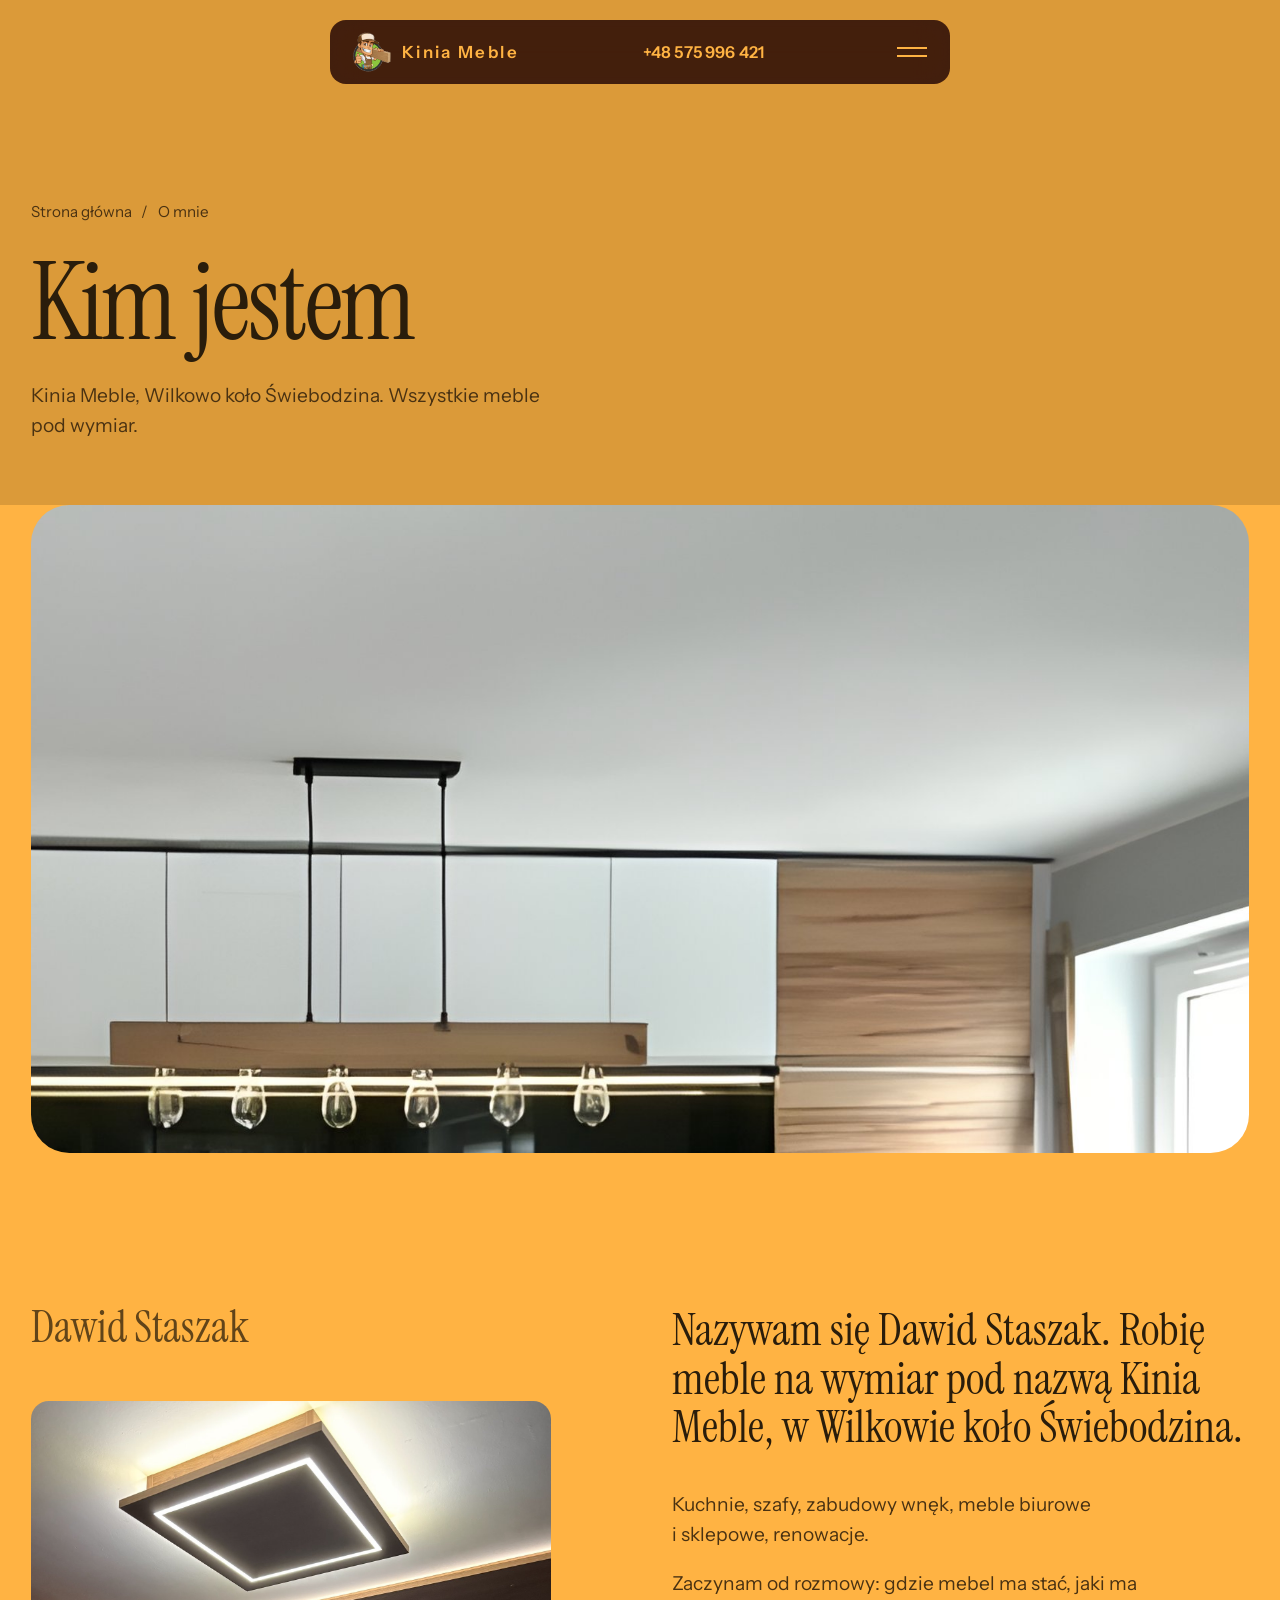
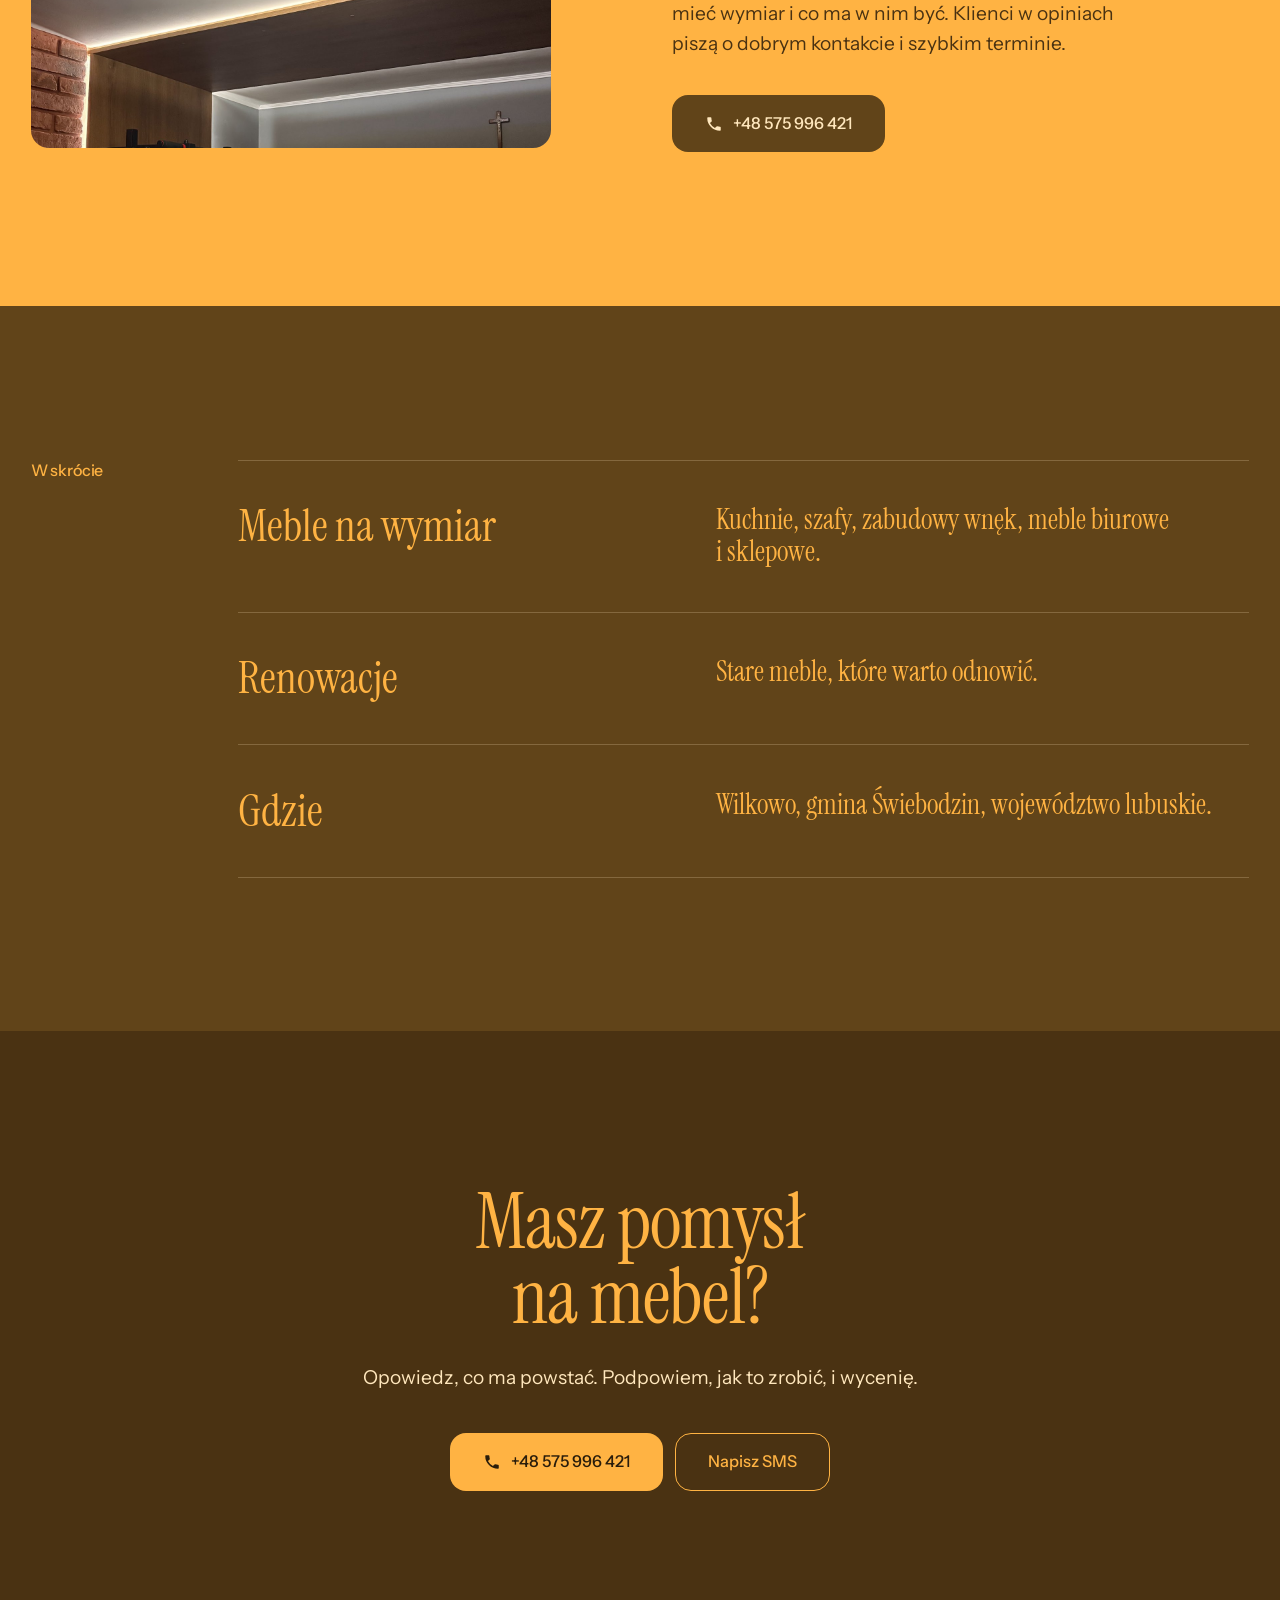
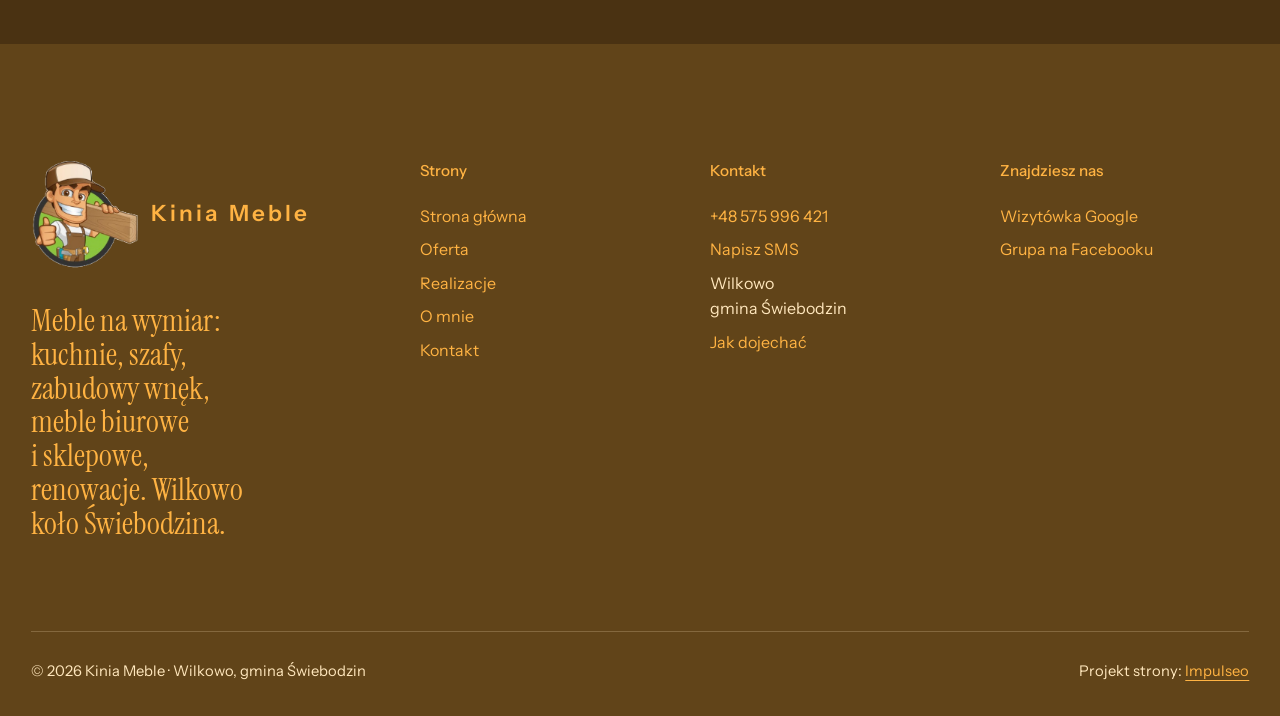
<file: o-nas.html>
<!DOCTYPE html>
<html lang="pl">
<head>
<meta charset="UTF-8">
<meta name="viewport" content="width=device-width, initial-scale=1.0">
<title>O mnie · Dawid Staszak, Kinia Meble, Świebodzin</title>
<meta name="description" content="Dawid Staszak, Kinia Meble z Wilkowa koło Świebodzina. Meble na wymiar: kuchnie, szafy, zabudowy wnęk, meble biurowe i sklepowe, renowacje.">
<link rel="canonical" href="https://impulseo-pl.github.io/kinia-meble/o-nas.html">
<meta name="robots" content="noindex, nofollow">
<meta name="theme-color" content="#240808">
<meta property="og:type" content="website">
<meta property="og:locale" content="pl_PL">
<meta property="og:site_name" content="Kinia Meble">
<meta property="og:title" content="O mnie · Dawid Staszak, Kinia Meble, Świebodzin">
<meta property="og:description" content="Dawid Staszak, Kinia Meble z Wilkowa koło Świebodzina. Meble na wymiar: kuchnie, szafy, zabudowy wnęk, meble biurowe i sklepowe, renowacje.">
<meta property="og:url" content="https://impulseo-pl.github.io/kinia-meble/o-nas.html">
<meta property="og:image" content="https://impulseo-pl.github.io/kinia-meble/img/og.jpg">
<meta property="og:image:width" content="1200">
<meta property="og:image:height" content="630">
<meta name="twitter:card" content="summary_large_image">
<link rel="icon" href="img/logo.png">
<script>document.documentElement.classList.add('js')</script>
<link rel="preconnect" href="https://fonts.googleapis.com">
<link rel="preconnect" href="https://fonts.gstatic.com" crossorigin>
<link href="https://fonts.googleapis.com/css2?family=Instrument+Sans:wght@400..600&family=Instrument+Serif&display=swap" rel="stylesheet">
<link rel="stylesheet" href="assets/styles.css?v=20261118b">
<style>:root{--bone:#FFB343;--bone-hi:#FFD08A;--cacao:#4A3212;--bordeaux:#614419;--carmine:#614419;--brass:#FFB343;--ink:#2A1D0B;--ink-2:#4A3212;--on-dark:#FFE7BD;--on-dark-2:#FFE7BD;--line:rgba(42,29,11,.22);--line-dark:rgba(255,231,189,.22)}.btn-main{color:#FFE7BD}.btn-main:hover{background:#2A1D0B}.card:hover .btn{background:#2A1D0B}.btn-brass{color:#2A1D0B}.btn-brass:hover{background:#FFE7BD}.label-serif{color:#614419}.bone .rows-list dd,.bone .rows-list p{color:#4A3212}#oferta,.phead.bone,.sec.bone#kontakt{background:#DB9A39}.cards{background:#B37E2E}.cards .cards-foot .btn{background:#2A1D0B;color:#FFE7BD}.facts{background:#614419}.foot{background:#614419}.form input,.form textarea{background:#FFD08A}.hero-img{object-position:50% 40%}.pill-logo .mark{width:40px;height:40px}.foot-logo .mark{width:110px;height:110px}@media (max-width:700px){.pill-logo .word{display:inline;font-size:.95rem}}</style>
<script src="assets/lenis.min.js?v=1.1.20" defer></script>
<script src="assets/main.js?v=20261118b" defer></script>
</head>
<body>
<a class="skip" href="#tresc">Przejdź do treści</a>
<header class="pill">
  <a class="pill-logo" href="index.html" aria-label="Kinia Meble - strona główna"><img class="mark" src="img/logo.png" width="285" height="293" alt=""><span class="word">Kinia Meble</span></a>
  <a class="pill-phone" href="tel:+48575996421">+48 575 996 421</a>
  <button class="burger" type="button" aria-expanded="false" aria-controls="menu" aria-label="Otwórz menu"><i></i><i></i></button>
</header>
<div class="menu" id="menu" aria-hidden="true">
  <div class="menu-grid">
    <nav class="menu-links" aria-label="Menu główne">
      <a href="index.html">Strona główna</a>
      <a href="oferta.html">Oferta</a>
      <a href="realizacje.html">Realizacje</a>
      <a href="o-nas.html" aria-current="page">O mnie</a>
      <a href="kontakt.html">Kontakt</a>
    </nav>
    <div class="menu-side">
      <div><b>Telefon</b><a href="tel:+48575996421">+48 575 996 421</a></div>
      <div><b>Gdzie</b>Wilkowo, gmina Świebodzin</div>
    </div>
  </div>
</div>
<main id="tresc">
<section class="phead bone">
  <div class="wrap">
    <nav class="crumbs" aria-label="Okruszki"><a href="index.html">Strona główna</a><span aria-hidden="true">/</span><span aria-current="page">O mnie</span></nav>
    <h1>Kim jestem</h1>
    <p class="lead">Kinia Meble, Wilkowo koło Świebodzina. Wszystkie meble pod wymiar.</p>
  </div>
</section>
<figure class="phead-img up" style="margin-block:0"><img src="img/k-lampa.jpg" width="1600" height="929" alt="Listwa LED pod szafkami kuchni"></figure>
<section class="sec bone">
  <div class="wrap about">
    <div class="about-left up">
      <p class="label-serif">Dawid Staszak</p><figure class="about-fig"><img src="img/p-sufit.jpg" width="1600" height="1040" alt="Drewniana obudowa sufitu z&nbsp;panelem LED" loading="lazy"></figure>
    </div>
    <div class="about-right up">
      <p class="statement">Nazywam się Dawid Staszak. Robię meble na wymiar pod nazwą Kinia Meble, w&nbsp;Wilkowie koło Świebodzina.</p>
      <p class="lead">Kuchnie, szafy, zabudowy wnęk, meble biurowe i&nbsp;sklepowe, renowacje.</p>
      <p class="lead" style="margin-top:20px">Zaczynam od rozmowy: gdzie mebel ma stać, jaki ma mieć wymiar i&nbsp;co ma w&nbsp;nim być. Klienci w&nbsp;opiniach piszą o&nbsp;dobrym kontakcie i&nbsp;szybkim terminie.</p>
      <div class="btn-row"><a class="btn btn-main" href="tel:+48575996421"><svg class="ico" viewBox="0 0 24 24" fill="none" aria-hidden="true"><path d="M6.6 10.8a15.5 15.5 0 0 0 6.6 6.6l2.2-2.2a1 1 0 0 1 1-.24 11.4 11.4 0 0 0 3.6.58 1 1 0 0 1 1 1V20a1 1 0 0 1-1 1A17 17 0 0 1 3 4a1 1 0 0 1 1-1h3.5a1 1 0 0 1 1 1c0 1.25.2 2.45.57 3.57a1 1 0 0 1-.25 1L6.6 10.8Z" fill="currentColor"/></svg>+48 575 996 421</a></div>
    </div>
  </div>
</section>
<section class="sec bordeaux dark">
  <div class="wrap rows">
    <h2 class="label">W&nbsp;skrócie</h2>
    <dl class="rows-list" style="margin:0"><div><dt>Meble na wymiar</dt><dd>Kuchnie, szafy, zabudowy wnęk, meble biurowe i&nbsp;sklepowe.</dd></div><div><dt>Renowacje</dt><dd>Stare meble, które warto odnowić.</dd></div><div><dt>Gdzie</dt><dd>Wilkowo, gmina Świebodzin, województwo lubuskie.</dd></div></dl>
  </div>
</section>
<section class="sec cacao dark band">
  <div class="wrap up">
    <h2>Masz pomysł na mebel?</h2>
    <p class="lead">Opowiedz, co ma powstać. Podpowiem, jak to zrobić, i&nbsp;wycenię.</p>
    <div class="btn-row">
      <a class="btn btn-brass" href="tel:+48575996421"><svg class="ico" viewBox="0 0 24 24" fill="none" aria-hidden="true"><path d="M6.6 10.8a15.5 15.5 0 0 0 6.6 6.6l2.2-2.2a1 1 0 0 1 1-.24 11.4 11.4 0 0 0 3.6.58 1 1 0 0 1 1 1V20a1 1 0 0 1-1 1A17 17 0 0 1 3 4a1 1 0 0 1 1-1h3.5a1 1 0 0 1 1 1c0 1.25.2 2.45.57 3.57a1 1 0 0 1-.25 1L6.6 10.8Z" fill="currentColor"/></svg>+48 575 996 421</a>
      <a class="btn btn-line" href="sms:+48575996421?body=Dzie%C5%84%20dobry%2C%20pytam%20o%3A%20%28kuchnia%2Fszafa%2Fzabudowa%29.%20Miejscowo%C5%9B%C4%87%3A%20...">Napisz SMS</a>
    </div>
  </div>
</section>
</main>
<footer class="foot dark">
  <div class="wrap">
    <div class="foot-top">
      <div>
        <a class="foot-logo" href="index.html" aria-label="Kinia Meble - strona główna"><img class="mark" src="img/logo.png" width="285" height="293" alt=""><span class="word">Kinia Meble</span></a>
        <p class="foot-claim">Meble na wymiar: kuchnie, szafy, zabudowy wnęk, meble biurowe i&nbsp;sklepowe, renowacje. Wilkowo koło Świebodzina.</p>
      </div>
      <div><h4>Strony</h4><ul><li><a href="index.html">Strona główna</a></li><li><a href="oferta.html">Oferta</a></li><li><a href="realizacje.html">Realizacje</a></li><li><a href="o-nas.html">O mnie</a></li><li><a href="kontakt.html">Kontakt</a></li></ul></div>
      <div><h4>Kontakt</h4><ul>
        <li><a href="tel:+48575996421">+48 575 996 421</a></li><li><a href="sms:+48575996421?body=Dzie%C5%84%20dobry%2C%20pytam%20o%3A%20%28kuchnia%2Fszafa%2Fzabudowa%29.%20Miejscowo%C5%9B%C4%87%3A%20...">Napisz SMS</a></li><li>Wilkowo<br>gmina Świebodzin</li><li><a href="https://www.google.com/maps/place/Kinia+Meble+Dawid+Staszak/@52.2435808,15.4755642,17z/data=!4m6!3m5!1s0x67a8418471066d97:0x9ed3efca1c429b67!8m2!3d52.2435808!4d15.4755642!16s%2Fg%2F11ntkc104k" target="_blank" rel="noopener">Jak dojechać</a></li>
      </ul></div>
      <div><h4>Znajdziesz nas</h4><ul>
        <li><a href="https://www.google.com/maps/place/Kinia+Meble+Dawid+Staszak/@52.2435808,15.4755642,17z/data=!4m6!3m5!1s0x67a8418471066d97:0x9ed3efca1c429b67!8m2!3d52.2435808!4d15.4755642!16s%2Fg%2F11ntkc104k" target="_blank" rel="noopener">Wizytówka Google</a></li><li><a href="https://www.facebook.com/groups/358741888071834/" target="_blank" rel="noopener">Grupa na Facebooku</a></li>
      </ul></div>
    </div>
    <div class="foot-bottom">
      <span>© 2026 Kinia Meble · Wilkowo, gmina Świebodzin</span>
      <span>Projekt strony: <a href="https://impulseo.pl" target="_blank" rel="noopener">Impulseo</a></span>
    </div>
  </div>
</footer>
<div class="callbar">
  <a class="btn btn-main" href="tel:+48575996421"><svg class="ico" viewBox="0 0 24 24" fill="none" aria-hidden="true"><path d="M6.6 10.8a15.5 15.5 0 0 0 6.6 6.6l2.2-2.2a1 1 0 0 1 1-.24 11.4 11.4 0 0 0 3.6.58 1 1 0 0 1 1 1V20a1 1 0 0 1-1 1A17 17 0 0 1 3 4a1 1 0 0 1 1-1h3.5a1 1 0 0 1 1 1c0 1.25.2 2.45.57 3.57a1 1 0 0 1-.25 1L6.6 10.8Z" fill="currentColor"/></svg>Zadzwoń</a>
  <a class="btn btn-line" href="sms:+48575996421?body=Dzie%C5%84%20dobry%2C%20pytam%20o%3A%20%28kuchnia%2Fszafa%2Fzabudowa%29.%20Miejscowo%C5%9B%C4%87%3A%20...">Napisz SMS</a>
</div>
</body>
</html>
</file>
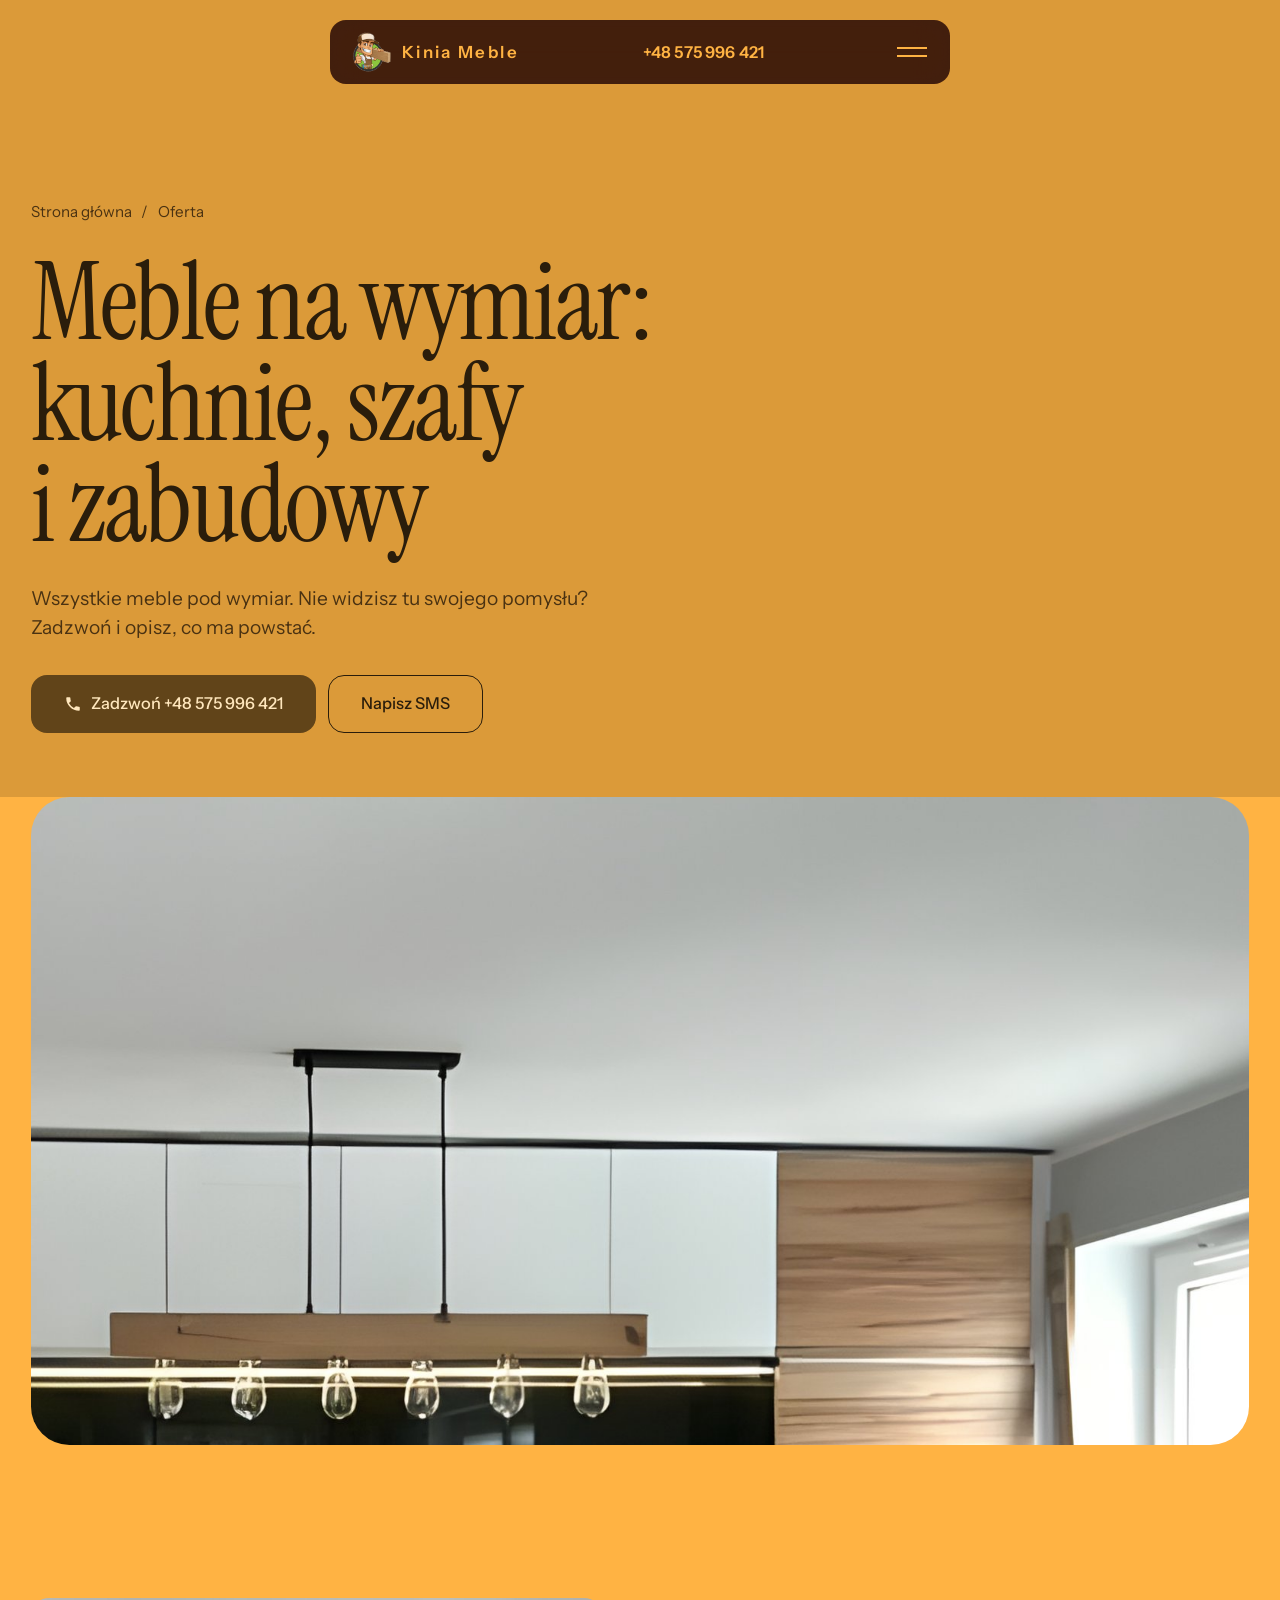
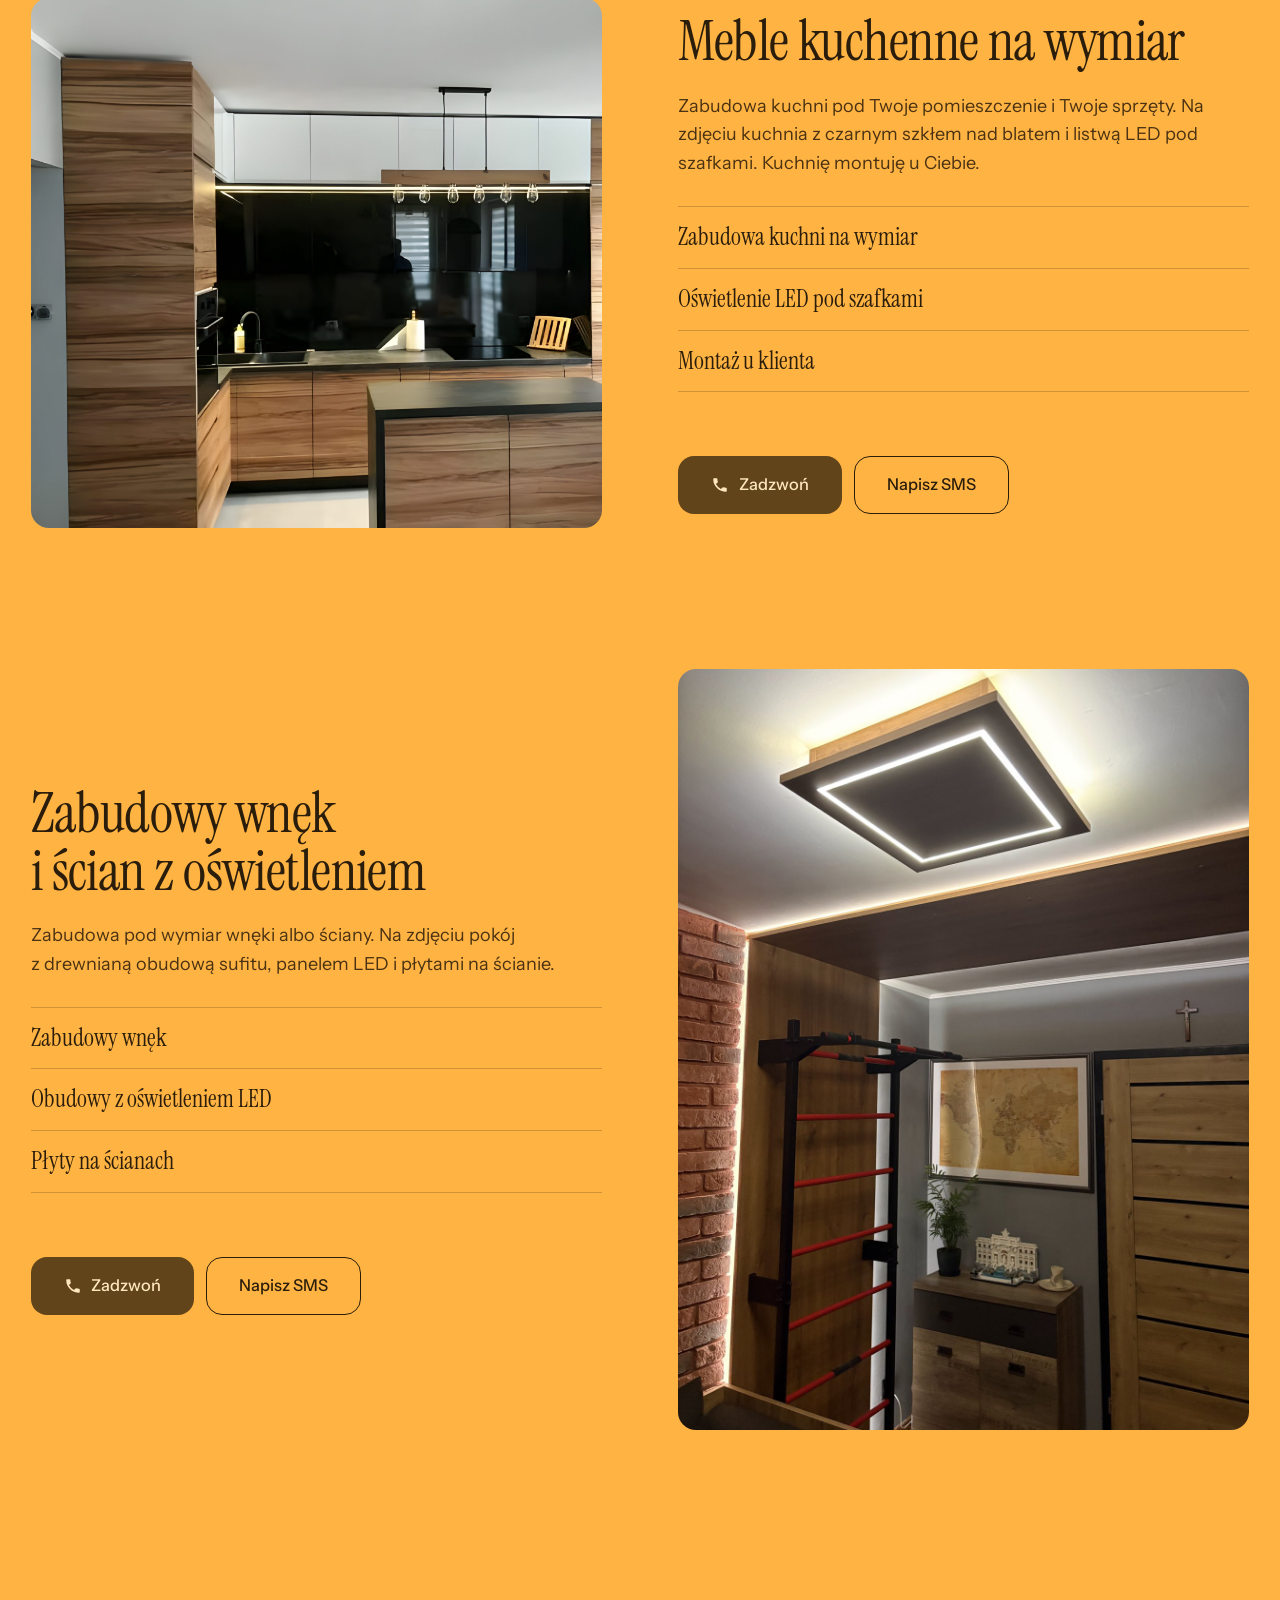
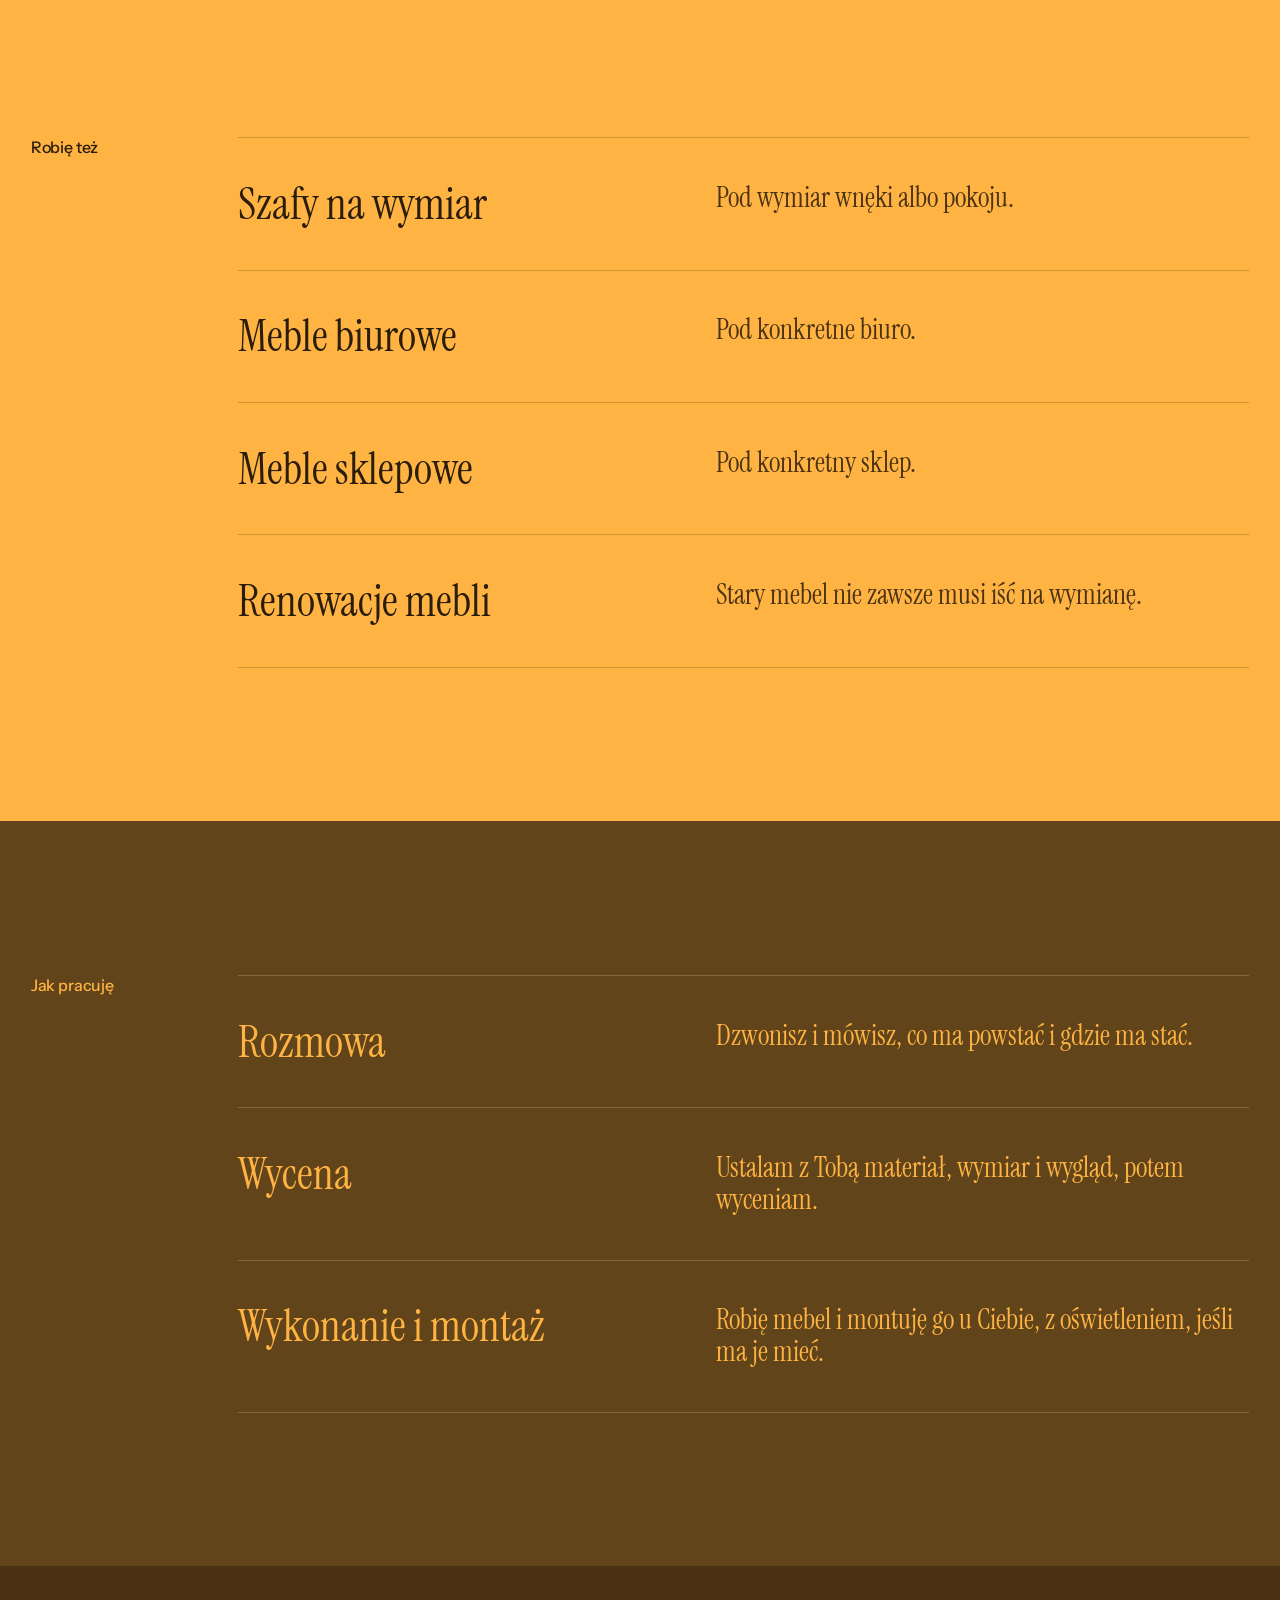
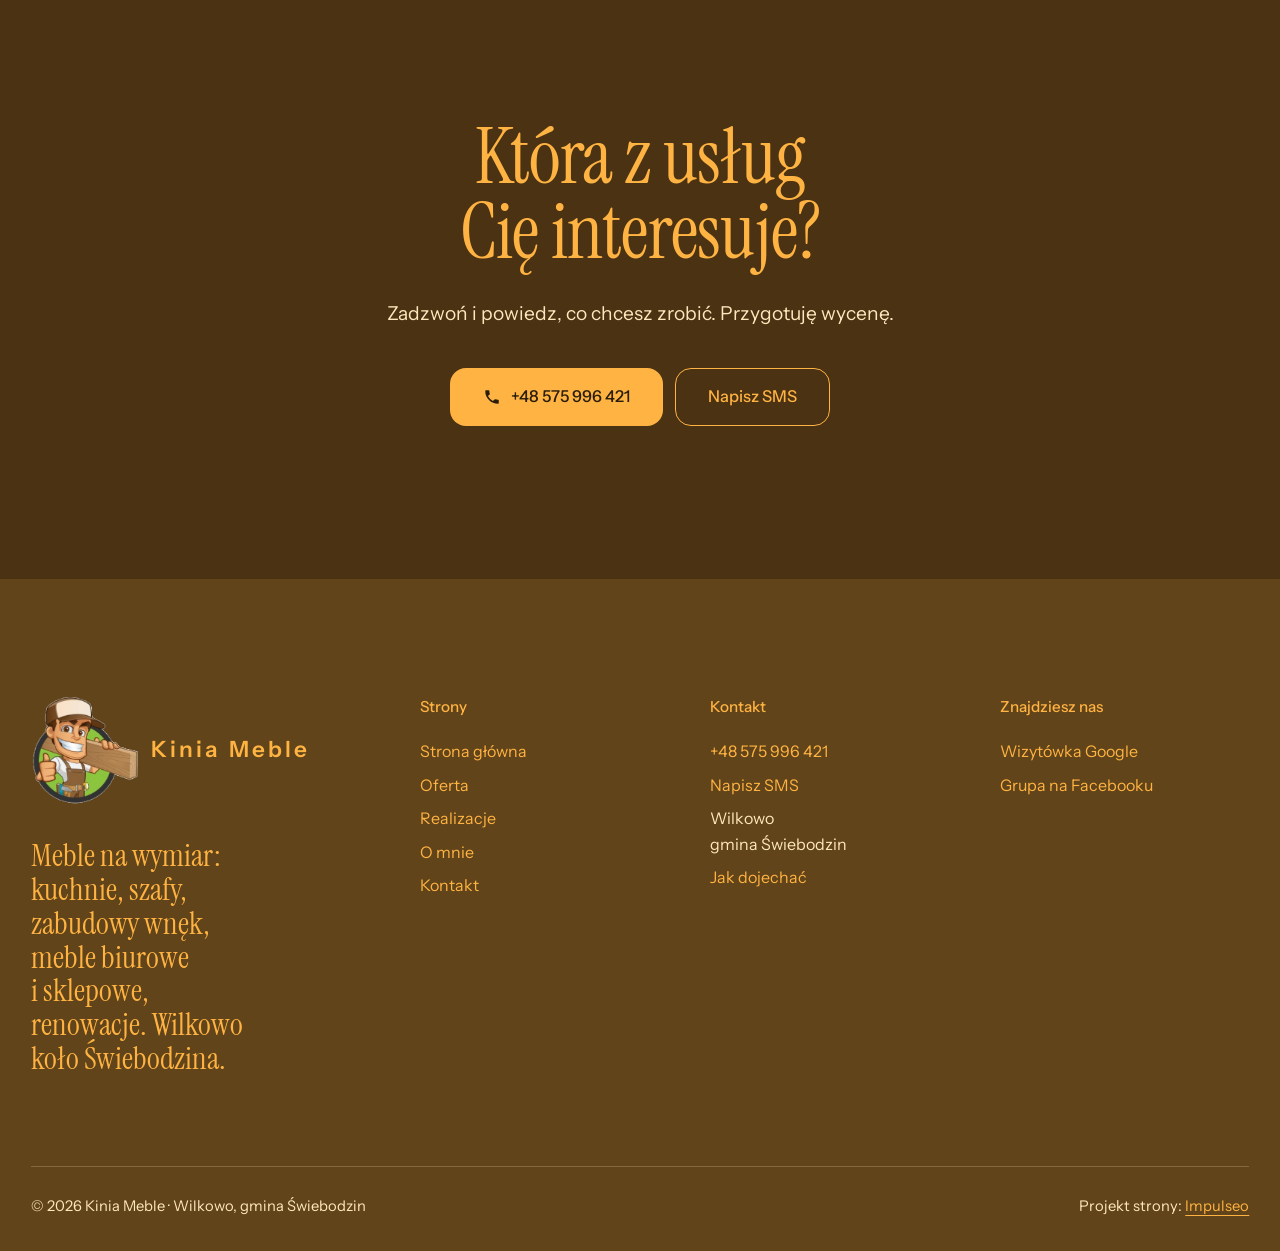
<file: oferta.html>
<!DOCTYPE html>
<html lang="pl">
<head>
<meta charset="UTF-8">
<meta name="viewport" content="width=device-width, initial-scale=1.0">
<title>Meble na wymiar, kuchnie, szafy · Oferta | Kinia Meble, Świebodzin</title>
<meta name="description" content="Meble kuchenne na wymiar, szafy i zabudowy wnęk, meble biurowe i sklepowe, renowacje mebli. Wilkowo k. Świebodzina. Tel. 575 996 421.">
<link rel="canonical" href="https://impulseo-pl.github.io/kinia-meble/oferta.html">
<meta name="robots" content="noindex, nofollow">
<meta name="theme-color" content="#240808">
<meta property="og:type" content="website">
<meta property="og:locale" content="pl_PL">
<meta property="og:site_name" content="Kinia Meble">
<meta property="og:title" content="Meble na wymiar, kuchnie, szafy · Oferta | Kinia Meble, Świebodzin">
<meta property="og:description" content="Meble kuchenne na wymiar, szafy i zabudowy wnęk, meble biurowe i sklepowe, renowacje mebli. Wilkowo k. Świebodzina. Tel. 575 996 421.">
<meta property="og:url" content="https://impulseo-pl.github.io/kinia-meble/oferta.html">
<meta property="og:image" content="https://impulseo-pl.github.io/kinia-meble/img/og.jpg">
<meta property="og:image:width" content="1200">
<meta property="og:image:height" content="630">
<meta name="twitter:card" content="summary_large_image">
<link rel="icon" href="img/logo.png">
<script>document.documentElement.classList.add('js')</script>
<link rel="preconnect" href="https://fonts.googleapis.com">
<link rel="preconnect" href="https://fonts.gstatic.com" crossorigin>
<link href="https://fonts.googleapis.com/css2?family=Instrument+Sans:wght@400..600&family=Instrument+Serif&display=swap" rel="stylesheet">
<link rel="stylesheet" href="assets/styles.css?v=20261118b">
<style>:root{--bone:#FFB343;--bone-hi:#FFD08A;--cacao:#4A3212;--bordeaux:#614419;--carmine:#614419;--brass:#FFB343;--ink:#2A1D0B;--ink-2:#4A3212;--on-dark:#FFE7BD;--on-dark-2:#FFE7BD;--line:rgba(42,29,11,.22);--line-dark:rgba(255,231,189,.22)}.btn-main{color:#FFE7BD}.btn-main:hover{background:#2A1D0B}.card:hover .btn{background:#2A1D0B}.btn-brass{color:#2A1D0B}.btn-brass:hover{background:#FFE7BD}.label-serif{color:#614419}.bone .rows-list dd,.bone .rows-list p{color:#4A3212}#oferta,.phead.bone,.sec.bone#kontakt{background:#DB9A39}.cards{background:#B37E2E}.cards .cards-foot .btn{background:#2A1D0B;color:#FFE7BD}.facts{background:#614419}.foot{background:#614419}.form input,.form textarea{background:#FFD08A}.hero-img{object-position:50% 40%}.pill-logo .mark{width:40px;height:40px}.foot-logo .mark{width:110px;height:110px}@media (max-width:700px){.pill-logo .word{display:inline;font-size:.95rem}}</style>
<script src="assets/lenis.min.js?v=1.1.20" defer></script>
<script src="assets/main.js?v=20261118b" defer></script>
</head>
<body>
<a class="skip" href="#tresc">Przejdź do treści</a>
<header class="pill">
  <a class="pill-logo" href="index.html" aria-label="Kinia Meble - strona główna"><img class="mark" src="img/logo.png" width="285" height="293" alt=""><span class="word">Kinia Meble</span></a>
  <a class="pill-phone" href="tel:+48575996421">+48 575 996 421</a>
  <button class="burger" type="button" aria-expanded="false" aria-controls="menu" aria-label="Otwórz menu"><i></i><i></i></button>
</header>
<div class="menu" id="menu" aria-hidden="true">
  <div class="menu-grid">
    <nav class="menu-links" aria-label="Menu główne">
      <a href="index.html">Strona główna</a>
      <a href="oferta.html" aria-current="page">Oferta</a>
      <a href="realizacje.html">Realizacje</a>
      <a href="o-nas.html">O mnie</a>
      <a href="kontakt.html">Kontakt</a>
    </nav>
    <div class="menu-side">
      <div><b>Telefon</b><a href="tel:+48575996421">+48 575 996 421</a></div>
      <div><b>Gdzie</b>Wilkowo, gmina Świebodzin</div>
    </div>
  </div>
</div>
<main id="tresc">
<section class="phead bone">
  <div class="wrap">
    <nav class="crumbs" aria-label="Okruszki"><a href="index.html">Strona główna</a><span aria-hidden="true">/</span><span aria-current="page">Oferta</span></nav>
    <h1>Meble na wymiar: kuchnie, szafy i&nbsp;zabudowy</h1>
    <p class="lead">Wszystkie meble pod wymiar. Nie widzisz tu swojego pomysłu? Zadzwoń i&nbsp;opisz, co ma powstać.</p>
    <div class="btn-row" style="margin-top:32px"><a class="btn btn-main" href="tel:+48575996421"><svg class="ico" viewBox="0 0 24 24" fill="none" aria-hidden="true"><path d="M6.6 10.8a15.5 15.5 0 0 0 6.6 6.6l2.2-2.2a1 1 0 0 1 1-.24 11.4 11.4 0 0 0 3.6.58 1 1 0 0 1 1 1V20a1 1 0 0 1-1 1A17 17 0 0 1 3 4a1 1 0 0 1 1-1h3.5a1 1 0 0 1 1 1c0 1.25.2 2.45.57 3.57a1 1 0 0 1-.25 1L6.6 10.8Z" fill="currentColor"/></svg>Zadzwoń +48 575 996 421</a><a class="btn btn-line" href="sms:+48575996421?body=Dzie%C5%84%20dobry%2C%20pytam%20o%3A%20%28kuchnia%2Fszafa%2Fzabudowa%29.%20Miejscowo%C5%9B%C4%87%3A%20...">Napisz SMS</a></div>
  </div>
</section>
<figure class="phead-img up" style="margin-block:0"><img src="img/k-lampa.jpg" width="1600" height="929" alt="Drewniana lampa nad kuchnią i&nbsp;listwa LED pod szafkami"></figure>
<section class="sec bone">
  <div class="wrap offer">
    <article class="off up" id="kuchnie">
      <figure class="off-fig"><img src="img/hero.jpg" width="1920" height="1782" alt="Kuchnia z&nbsp;czarnym szkłem nad blatem i&nbsp;drewnianą lampą" loading="lazy"></figure>
      <div>
        <h2>Meble kuchenne na wymiar</h2>
        <p>Zabudowa kuchni pod Twoje pomieszczenie i&nbsp;Twoje sprzęty. Na zdjęciu kuchnia z&nbsp;czarnym szkłem nad blatem i&nbsp;listwą LED pod szafkami. Kuchnię montuję u&nbsp;Ciebie.</p>
        <ul><li>Zabudowa kuchni na wymiar</li><li>Oświetlenie LED pod szafkami</li><li>Montaż u klienta</li></ul>
        <div class="btn-row" style="margin-top:32px"><a class="btn btn-main" href="tel:+48575996421"><svg class="ico" viewBox="0 0 24 24" fill="none" aria-hidden="true"><path d="M6.6 10.8a15.5 15.5 0 0 0 6.6 6.6l2.2-2.2a1 1 0 0 1 1-.24 11.4 11.4 0 0 0 3.6.58 1 1 0 0 1 1 1V20a1 1 0 0 1-1 1A17 17 0 0 1 3 4a1 1 0 0 1 1-1h3.5a1 1 0 0 1 1 1c0 1.25.2 2.45.57 3.57a1 1 0 0 1-.25 1L6.6 10.8Z" fill="currentColor"/></svg>Zadzwoń</a><a class="btn btn-line" href="sms:+48575996421?body=Dzie%C5%84%20dobry%2C%20pytam%20o%3A%20%28kuchnia%2Fszafa%2Fzabudowa%29.%20Miejscowo%C5%9B%C4%87%3A%20...">Napisz SMS</a></div>
      </div>
    </article>
    <article class="off up" id="zabudowy">
      <figure class="off-fig"><img src="img/p1.jpg" width="1200" height="1600" alt="Pokój z&nbsp;drewnianą obudową sufitu i&nbsp;panelem LED" loading="lazy"></figure>
      <div>
        <h2>Zabudowy wnęk i&nbsp;ścian z&nbsp;oświetleniem</h2>
        <p>Zabudowa pod wymiar wnęki albo ściany. Na zdjęciu pokój z&nbsp;drewnianą obudową sufitu, panelem LED i&nbsp;płytami na ścianie.</p>
        <ul><li>Zabudowy wnęk</li><li>Obudowy z&nbsp;oświetleniem LED</li><li>Płyty na ścianach</li></ul>
        <div class="btn-row" style="margin-top:32px"><a class="btn btn-main" href="tel:+48575996421"><svg class="ico" viewBox="0 0 24 24" fill="none" aria-hidden="true"><path d="M6.6 10.8a15.5 15.5 0 0 0 6.6 6.6l2.2-2.2a1 1 0 0 1 1-.24 11.4 11.4 0 0 0 3.6.58 1 1 0 0 1 1 1V20a1 1 0 0 1-1 1A17 17 0 0 1 3 4a1 1 0 0 1 1-1h3.5a1 1 0 0 1 1 1c0 1.25.2 2.45.57 3.57a1 1 0 0 1-.25 1L6.6 10.8Z" fill="currentColor"/></svg>Zadzwoń</a><a class="btn btn-line" href="sms:+48575996421?body=Dzie%C5%84%20dobry%2C%20pytam%20o%3A%20%28kuchnia%2Fszafa%2Fzabudowa%29.%20Miejscowo%C5%9B%C4%87%3A%20...">Napisz SMS</a></div>
      </div>
    </article>
  </div>
</section>
<section class="sec bone" id="robie-tez">
  <div class="wrap rows">
    <h2 class="label">Robię też</h2>
    <dl class="rows-list" style="margin:0"><div id="szafy"><dt>Szafy na wymiar</dt><dd>Pod wymiar wnęki albo pokoju.</dd></div><div id="biuro"><dt>Meble biurowe</dt><dd>Pod konkretne biuro.</dd></div><div><dt>Meble sklepowe</dt><dd>Pod konkretny sklep.</dd></div><div id="renowacje"><dt>Renowacje mebli</dt><dd>Stary mebel nie zawsze musi iść na wymianę.</dd></div></dl>
  </div>
</section>
<section class="sec bordeaux dark" id="jak-pracuje">
  <div class="wrap rows">
    <h2 class="label">Jak pracuję</h2>
    <dl class="rows-list" style="margin:0"><div><dt>Rozmowa</dt><dd>Dzwonisz i&nbsp;mówisz, co ma powstać i&nbsp;gdzie ma stać.</dd></div><div><dt>Wycena</dt><dd>Ustalam z&nbsp;Tobą materiał, wymiar i&nbsp;wygląd, potem wyceniam.</dd></div><div><dt>Wykonanie i&nbsp;montaż</dt><dd>Robię mebel i&nbsp;montuję go u&nbsp;Ciebie, z&nbsp;oświetleniem, jeśli ma je mieć.</dd></div></dl>
  </div>
</section>
<section class="sec cacao dark band">
  <div class="wrap up">
    <h2>Która z&nbsp;usług Cię interesuje?</h2>
    <p class="lead">Zadzwoń i&nbsp;powiedz, co chcesz zrobić. Przygotuję wycenę.</p>
    <div class="btn-row">
      <a class="btn btn-brass" href="tel:+48575996421"><svg class="ico" viewBox="0 0 24 24" fill="none" aria-hidden="true"><path d="M6.6 10.8a15.5 15.5 0 0 0 6.6 6.6l2.2-2.2a1 1 0 0 1 1-.24 11.4 11.4 0 0 0 3.6.58 1 1 0 0 1 1 1V20a1 1 0 0 1-1 1A17 17 0 0 1 3 4a1 1 0 0 1 1-1h3.5a1 1 0 0 1 1 1c0 1.25.2 2.45.57 3.57a1 1 0 0 1-.25 1L6.6 10.8Z" fill="currentColor"/></svg>+48 575 996 421</a>
      <a class="btn btn-line" href="sms:+48575996421?body=Dzie%C5%84%20dobry%2C%20pytam%20o%3A%20%28kuchnia%2Fszafa%2Fzabudowa%29.%20Miejscowo%C5%9B%C4%87%3A%20...">Napisz SMS</a>
    </div>
  </div>
</section>
</main>
<footer class="foot dark">
  <div class="wrap">
    <div class="foot-top">
      <div>
        <a class="foot-logo" href="index.html" aria-label="Kinia Meble - strona główna"><img class="mark" src="img/logo.png" width="285" height="293" alt=""><span class="word">Kinia Meble</span></a>
        <p class="foot-claim">Meble na wymiar: kuchnie, szafy, zabudowy wnęk, meble biurowe i&nbsp;sklepowe, renowacje. Wilkowo koło Świebodzina.</p>
      </div>
      <div><h4>Strony</h4><ul><li><a href="index.html">Strona główna</a></li><li><a href="oferta.html">Oferta</a></li><li><a href="realizacje.html">Realizacje</a></li><li><a href="o-nas.html">O mnie</a></li><li><a href="kontakt.html">Kontakt</a></li></ul></div>
      <div><h4>Kontakt</h4><ul>
        <li><a href="tel:+48575996421">+48 575 996 421</a></li><li><a href="sms:+48575996421?body=Dzie%C5%84%20dobry%2C%20pytam%20o%3A%20%28kuchnia%2Fszafa%2Fzabudowa%29.%20Miejscowo%C5%9B%C4%87%3A%20...">Napisz SMS</a></li><li>Wilkowo<br>gmina Świebodzin</li><li><a href="https://www.google.com/maps/place/Kinia+Meble+Dawid+Staszak/@52.2435808,15.4755642,17z/data=!4m6!3m5!1s0x67a8418471066d97:0x9ed3efca1c429b67!8m2!3d52.2435808!4d15.4755642!16s%2Fg%2F11ntkc104k" target="_blank" rel="noopener">Jak dojechać</a></li>
      </ul></div>
      <div><h4>Znajdziesz nas</h4><ul>
        <li><a href="https://www.google.com/maps/place/Kinia+Meble+Dawid+Staszak/@52.2435808,15.4755642,17z/data=!4m6!3m5!1s0x67a8418471066d97:0x9ed3efca1c429b67!8m2!3d52.2435808!4d15.4755642!16s%2Fg%2F11ntkc104k" target="_blank" rel="noopener">Wizytówka Google</a></li><li><a href="https://www.facebook.com/groups/358741888071834/" target="_blank" rel="noopener">Grupa na Facebooku</a></li>
      </ul></div>
    </div>
    <div class="foot-bottom">
      <span>© 2026 Kinia Meble · Wilkowo, gmina Świebodzin</span>
      <span>Projekt strony: <a href="https://impulseo.pl" target="_blank" rel="noopener">Impulseo</a></span>
    </div>
  </div>
</footer>
<div class="callbar">
  <a class="btn btn-main" href="tel:+48575996421"><svg class="ico" viewBox="0 0 24 24" fill="none" aria-hidden="true"><path d="M6.6 10.8a15.5 15.5 0 0 0 6.6 6.6l2.2-2.2a1 1 0 0 1 1-.24 11.4 11.4 0 0 0 3.6.58 1 1 0 0 1 1 1V20a1 1 0 0 1-1 1A17 17 0 0 1 3 4a1 1 0 0 1 1-1h3.5a1 1 0 0 1 1 1c0 1.25.2 2.45.57 3.57a1 1 0 0 1-.25 1L6.6 10.8Z" fill="currentColor"/></svg>Zadzwoń</a>
  <a class="btn btn-line" href="sms:+48575996421?body=Dzie%C5%84%20dobry%2C%20pytam%20o%3A%20%28kuchnia%2Fszafa%2Fzabudowa%29.%20Miejscowo%C5%9B%C4%87%3A%20...">Napisz SMS</a>
</div>
</body>
</html>
</file>
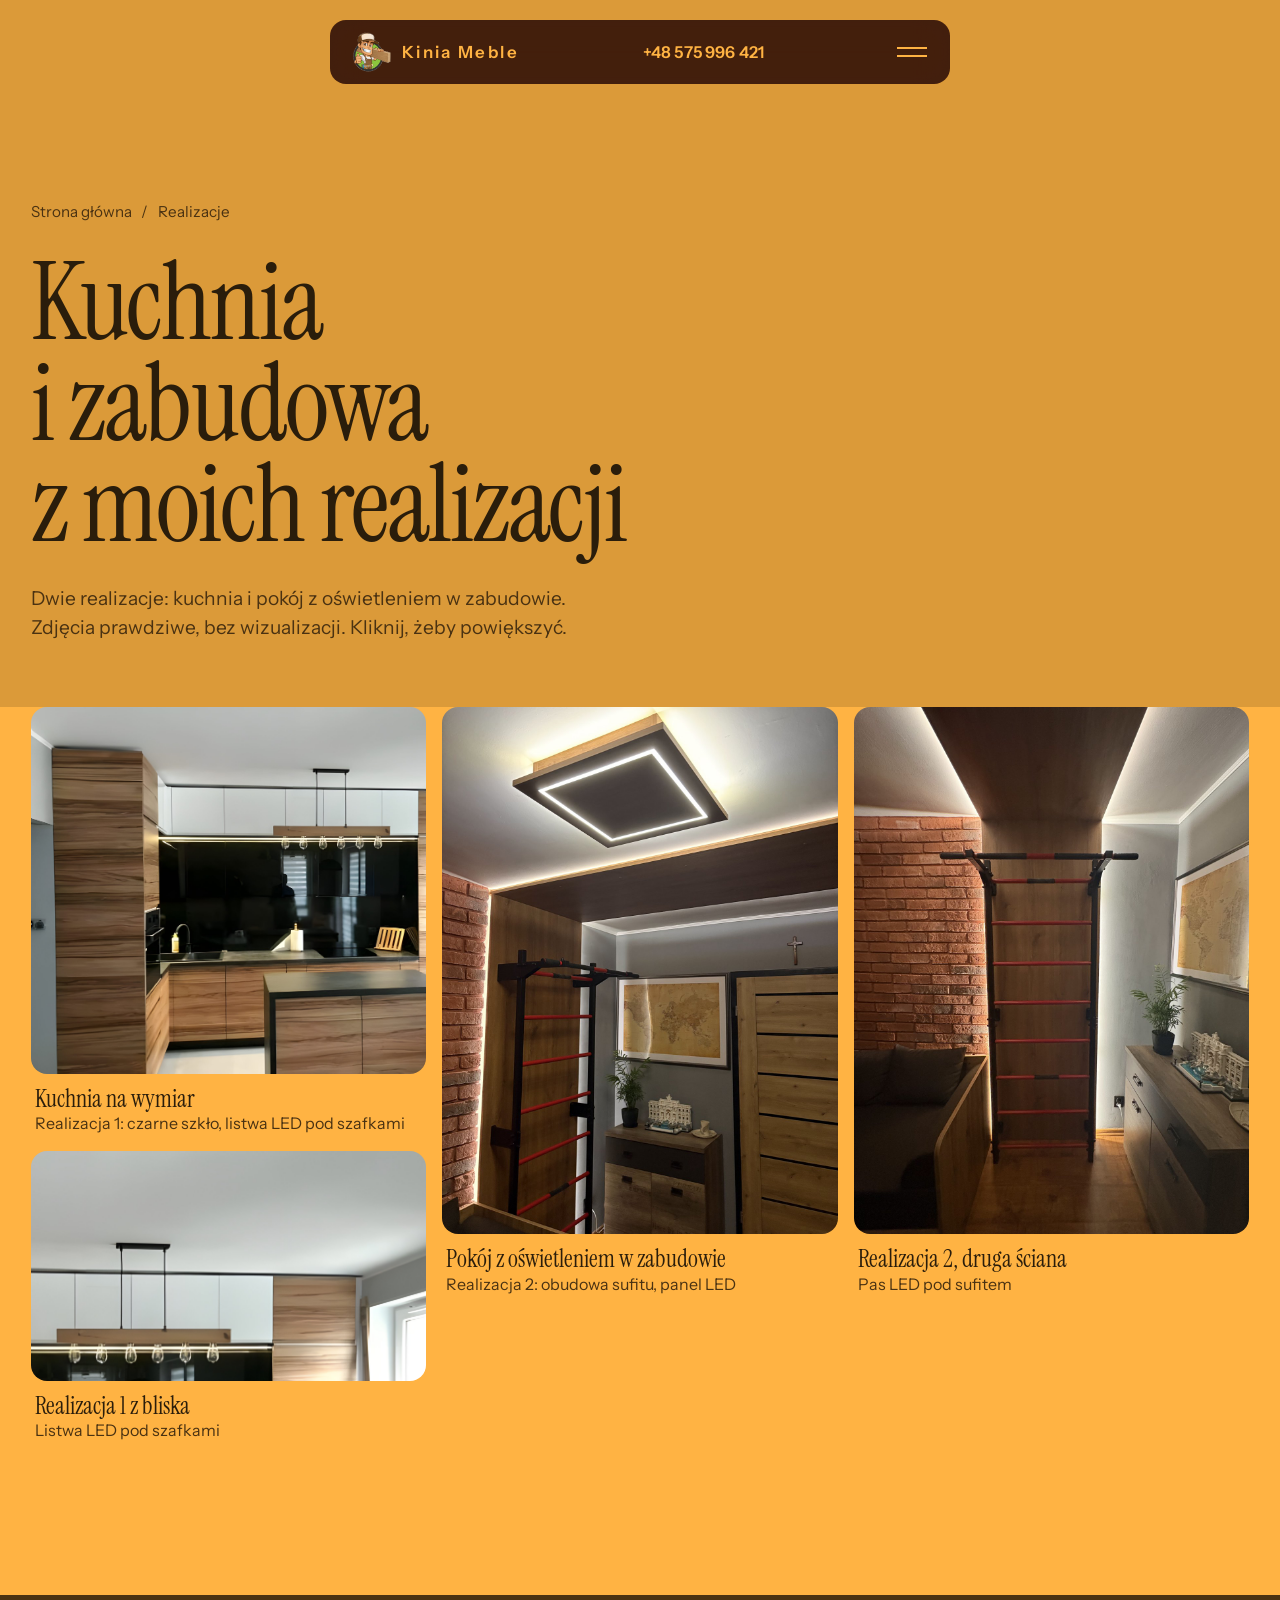
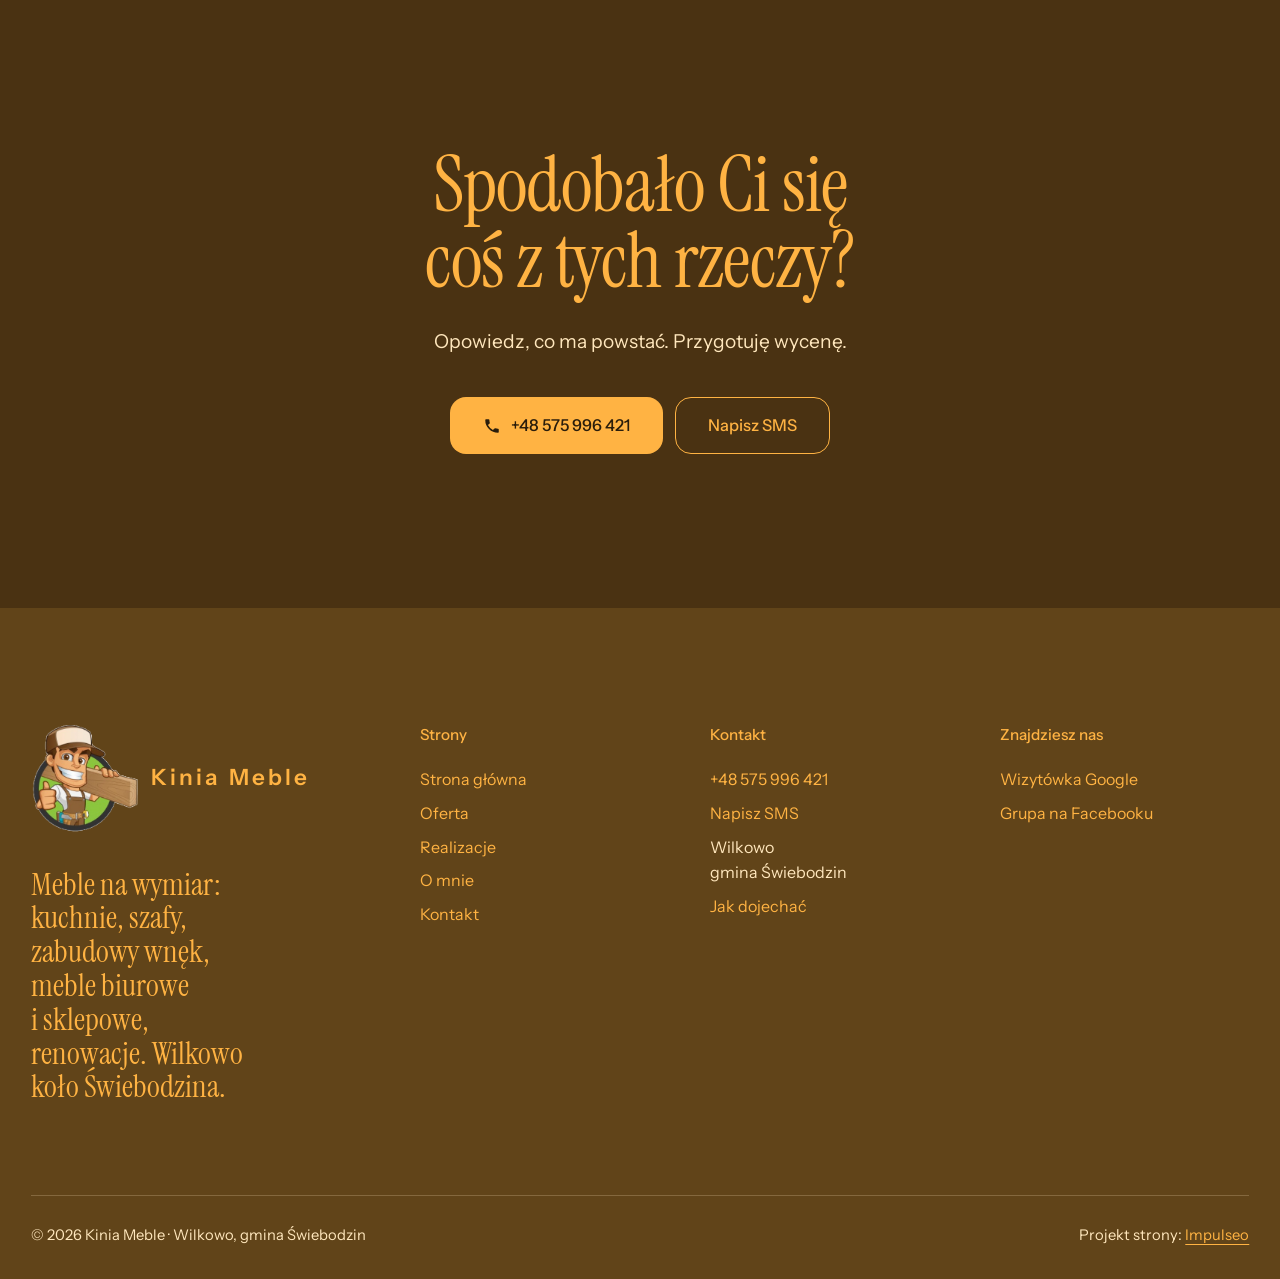
<file: realizacje.html>
<!DOCTYPE html>
<html lang="pl">
<head>
<meta charset="UTF-8">
<meta name="viewport" content="width=device-width, initial-scale=1.0">
<title>Realizacje · meble na wymiar i zabudowy · Kinia Meble, Świebodzin</title>
<meta name="description" content="Realizacje Kinia Meble: kuchnia z czarnym szkłem i oświetleniem LED, pokój z drewnianą obudową sufitu i panelem LED.">
<link rel="canonical" href="https://impulseo-pl.github.io/kinia-meble/realizacje.html">
<meta name="robots" content="noindex, nofollow">
<meta name="theme-color" content="#240808">
<meta property="og:type" content="website">
<meta property="og:locale" content="pl_PL">
<meta property="og:site_name" content="Kinia Meble">
<meta property="og:title" content="Realizacje · meble na wymiar i zabudowy · Kinia Meble, Świebodzin">
<meta property="og:description" content="Realizacje Kinia Meble: kuchnia z czarnym szkłem i oświetleniem LED, pokój z drewnianą obudową sufitu i panelem LED.">
<meta property="og:url" content="https://impulseo-pl.github.io/kinia-meble/realizacje.html">
<meta property="og:image" content="https://impulseo-pl.github.io/kinia-meble/img/og.jpg">
<meta property="og:image:width" content="1200">
<meta property="og:image:height" content="630">
<meta name="twitter:card" content="summary_large_image">
<link rel="icon" href="img/logo.png">
<script>document.documentElement.classList.add('js')</script>
<link rel="preconnect" href="https://fonts.googleapis.com">
<link rel="preconnect" href="https://fonts.gstatic.com" crossorigin>
<link href="https://fonts.googleapis.com/css2?family=Instrument+Sans:wght@400..600&family=Instrument+Serif&display=swap" rel="stylesheet">
<link rel="stylesheet" href="assets/styles.css?v=20261118b">
<style>:root{--bone:#FFB343;--bone-hi:#FFD08A;--cacao:#4A3212;--bordeaux:#614419;--carmine:#614419;--brass:#FFB343;--ink:#2A1D0B;--ink-2:#4A3212;--on-dark:#FFE7BD;--on-dark-2:#FFE7BD;--line:rgba(42,29,11,.22);--line-dark:rgba(255,231,189,.22)}.btn-main{color:#FFE7BD}.btn-main:hover{background:#2A1D0B}.card:hover .btn{background:#2A1D0B}.btn-brass{color:#2A1D0B}.btn-brass:hover{background:#FFE7BD}.label-serif{color:#614419}.bone .rows-list dd,.bone .rows-list p{color:#4A3212}#oferta,.phead.bone,.sec.bone#kontakt{background:#DB9A39}.cards{background:#B37E2E}.cards .cards-foot .btn{background:#2A1D0B;color:#FFE7BD}.facts{background:#614419}.foot{background:#614419}.form input,.form textarea{background:#FFD08A}.hero-img{object-position:50% 40%}.pill-logo .mark{width:40px;height:40px}.foot-logo .mark{width:110px;height:110px}@media (max-width:700px){.pill-logo .word{display:inline;font-size:.95rem}}</style>
<script src="assets/lenis.min.js?v=1.1.20" defer></script>
<script src="assets/main.js?v=20261118b" defer></script>
</head>
<body>
<a class="skip" href="#tresc">Przejdź do treści</a>
<header class="pill">
  <a class="pill-logo" href="index.html" aria-label="Kinia Meble - strona główna"><img class="mark" src="img/logo.png" width="285" height="293" alt=""><span class="word">Kinia Meble</span></a>
  <a class="pill-phone" href="tel:+48575996421">+48 575 996 421</a>
  <button class="burger" type="button" aria-expanded="false" aria-controls="menu" aria-label="Otwórz menu"><i></i><i></i></button>
</header>
<div class="menu" id="menu" aria-hidden="true">
  <div class="menu-grid">
    <nav class="menu-links" aria-label="Menu główne">
      <a href="index.html">Strona główna</a>
      <a href="oferta.html">Oferta</a>
      <a href="realizacje.html" aria-current="page">Realizacje</a>
      <a href="o-nas.html">O mnie</a>
      <a href="kontakt.html">Kontakt</a>
    </nav>
    <div class="menu-side">
      <div><b>Telefon</b><a href="tel:+48575996421">+48 575 996 421</a></div>
      <div><b>Gdzie</b>Wilkowo, gmina Świebodzin</div>
    </div>
  </div>
</div>
<main id="tresc">
<section class="phead bone">
  <div class="wrap">
    <nav class="crumbs" aria-label="Okruszki"><a href="index.html">Strona główna</a><span aria-hidden="true">/</span><span aria-current="page">Realizacje</span></nav>
    <h1>Kuchnia i&nbsp;zabudowa z&nbsp;moich realizacji</h1>
    <p class="lead">Dwie realizacje: kuchnia i&nbsp;pokój z&nbsp;oświetleniem w&nbsp;zabudowie. Zdjęcia prawdziwe, bez wizualizacji. Kliknij, żeby powiększyć.</p>
  </div>
</section>
<section class="sec bone" style="padding-top:0">
  <div class="wrap">
    <div class="gal">
    <figure><button type="button" aria-label="Powiększ: Kuchnia z&nbsp;czarnym szkłem nad blatem i&nbsp;drewnianą lampą"><img src="img/hero.jpg" width="1920" height="1782" alt="Kuchnia z&nbsp;czarnym szkłem nad blatem i&nbsp;drewnianą lampą" loading="lazy"></button><figcaption><b>Kuchnia na wymiar</b>Realizacja 1: czarne szkło, listwa LED pod szafkami</figcaption></figure>
    <figure><button type="button" aria-label="Powiększ: Drewniana lampa nad blatem tej samej kuchni"><img src="img/k-lampa.jpg" width="1600" height="929" alt="Drewniana lampa nad blatem tej samej kuchni" loading="lazy"></button><figcaption><b>Realizacja 1 z&nbsp;bliska</b>Listwa LED pod szafkami</figcaption></figure>
    <figure><button type="button" aria-label="Powiększ: Pokój z&nbsp;drewnianą obudową sufitu i&nbsp;panelem LED"><img src="img/p1.jpg" width="1200" height="1600" alt="Pokój z&nbsp;drewnianą obudową sufitu i&nbsp;panelem LED" loading="lazy"></button><figcaption><b>Pokój z&nbsp;oświetleniem w&nbsp;zabudowie</b>Realizacja 2: obudowa sufitu, panel LED</figcaption></figure>
    <figure><button type="button" aria-label="Powiększ: Ten sam pokój, pas LED pod sufitem i&nbsp;płyty na ścianie"><img src="img/p3.jpg" width="1200" height="1600" alt="Ten sam pokój, pas LED pod sufitem i&nbsp;płyty na ścianie" loading="lazy"></button><figcaption><b>Realizacja 2, druga ściana</b>Pas LED pod sufitem</figcaption></figure>
    </div>
  </div>
</section>
<div class="lb" aria-hidden="true" role="dialog" aria-label="Powiększone zdjęcie"><div><img alt=""><p></p></div><button type="button" aria-label="Zamknij">×</button></div>
<section class="sec cacao dark band">
  <div class="wrap up">
    <h2>Spodobało Ci się coś z&nbsp;tych rzeczy?</h2>
    <p class="lead">Opowiedz, co ma powstać. Przygotuję wycenę.</p>
    <div class="btn-row">
      <a class="btn btn-brass" href="tel:+48575996421"><svg class="ico" viewBox="0 0 24 24" fill="none" aria-hidden="true"><path d="M6.6 10.8a15.5 15.5 0 0 0 6.6 6.6l2.2-2.2a1 1 0 0 1 1-.24 11.4 11.4 0 0 0 3.6.58 1 1 0 0 1 1 1V20a1 1 0 0 1-1 1A17 17 0 0 1 3 4a1 1 0 0 1 1-1h3.5a1 1 0 0 1 1 1c0 1.25.2 2.45.57 3.57a1 1 0 0 1-.25 1L6.6 10.8Z" fill="currentColor"/></svg>+48 575 996 421</a>
      <a class="btn btn-line" href="sms:+48575996421?body=Dzie%C5%84%20dobry%2C%20pytam%20o%3A%20%28kuchnia%2Fszafa%2Fzabudowa%29.%20Miejscowo%C5%9B%C4%87%3A%20...">Napisz SMS</a>
    </div>
  </div>
</section>
</main>
<footer class="foot dark">
  <div class="wrap">
    <div class="foot-top">
      <div>
        <a class="foot-logo" href="index.html" aria-label="Kinia Meble - strona główna"><img class="mark" src="img/logo.png" width="285" height="293" alt=""><span class="word">Kinia Meble</span></a>
        <p class="foot-claim">Meble na wymiar: kuchnie, szafy, zabudowy wnęk, meble biurowe i&nbsp;sklepowe, renowacje. Wilkowo koło Świebodzina.</p>
      </div>
      <div><h4>Strony</h4><ul><li><a href="index.html">Strona główna</a></li><li><a href="oferta.html">Oferta</a></li><li><a href="realizacje.html">Realizacje</a></li><li><a href="o-nas.html">O mnie</a></li><li><a href="kontakt.html">Kontakt</a></li></ul></div>
      <div><h4>Kontakt</h4><ul>
        <li><a href="tel:+48575996421">+48 575 996 421</a></li><li><a href="sms:+48575996421?body=Dzie%C5%84%20dobry%2C%20pytam%20o%3A%20%28kuchnia%2Fszafa%2Fzabudowa%29.%20Miejscowo%C5%9B%C4%87%3A%20...">Napisz SMS</a></li><li>Wilkowo<br>gmina Świebodzin</li><li><a href="https://www.google.com/maps/place/Kinia+Meble+Dawid+Staszak/@52.2435808,15.4755642,17z/data=!4m6!3m5!1s0x67a8418471066d97:0x9ed3efca1c429b67!8m2!3d52.2435808!4d15.4755642!16s%2Fg%2F11ntkc104k" target="_blank" rel="noopener">Jak dojechać</a></li>
      </ul></div>
      <div><h4>Znajdziesz nas</h4><ul>
        <li><a href="https://www.google.com/maps/place/Kinia+Meble+Dawid+Staszak/@52.2435808,15.4755642,17z/data=!4m6!3m5!1s0x67a8418471066d97:0x9ed3efca1c429b67!8m2!3d52.2435808!4d15.4755642!16s%2Fg%2F11ntkc104k" target="_blank" rel="noopener">Wizytówka Google</a></li><li><a href="https://www.facebook.com/groups/358741888071834/" target="_blank" rel="noopener">Grupa na Facebooku</a></li>
      </ul></div>
    </div>
    <div class="foot-bottom">
      <span>© 2026 Kinia Meble · Wilkowo, gmina Świebodzin</span>
      <span>Projekt strony: <a href="https://impulseo.pl" target="_blank" rel="noopener">Impulseo</a></span>
    </div>
  </div>
</footer>
<div class="callbar">
  <a class="btn btn-main" href="tel:+48575996421"><svg class="ico" viewBox="0 0 24 24" fill="none" aria-hidden="true"><path d="M6.6 10.8a15.5 15.5 0 0 0 6.6 6.6l2.2-2.2a1 1 0 0 1 1-.24 11.4 11.4 0 0 0 3.6.58 1 1 0 0 1 1 1V20a1 1 0 0 1-1 1A17 17 0 0 1 3 4a1 1 0 0 1 1-1h3.5a1 1 0 0 1 1 1c0 1.25.2 2.45.57 3.57a1 1 0 0 1-.25 1L6.6 10.8Z" fill="currentColor"/></svg>Zadzwoń</a>
  <a class="btn btn-line" href="sms:+48575996421?body=Dzie%C5%84%20dobry%2C%20pytam%20o%3A%20%28kuchnia%2Fszafa%2Fzabudowa%29.%20Miejscowo%C5%9B%C4%87%3A%20...">Napisz SMS</a>
</div>
</body>
</html>
</file>
<file: assets/styles.css>
/* Silnik dem Impulseo (11.2026). Układ wg thefitouter.com: menu-pigułka, wielki szeryf, tekst odsłaniany słowo po słowie,
   lista usług, karty rozwijane przy przewijaniu. Paleta 60-30-10: Bone (tło) / Bordeaux + Cacao (sekcje, stopka) / Carmine + Brass (przyciski).
   Kroje: Instrument Serif + Instrument Sans. Dane klienta NIE trafiają do tego pliku (tylko do tresc.py i <style> w HTML). */
:root{
  --cacao:#240808;
  --bordeaux:#6E151A;
  --carmine:#B32E33;
  --brass:#CD9F65;
  --bone:#F0E6CB;
  --bone-hi:#FAF4E2;           /* pola formularza na tle Bone */
  --ink:var(--cacao);          /* tekst na Bone: 16:1 */
  --ink-2:var(--bordeaux);     /* tekst drugi na Bone: 9:1 */
  --on-dark:var(--bone);       /* tekst na Bordeaux 9:1, na Cacao 15:1 */
  --on-dark-2:rgba(240,230,203,.74);
  --line:rgba(36,8,8,.16);
  --line-dark:rgba(240,230,203,.18);
  --f-serif:"Instrument Serif",Georgia,"Times New Roman",serif;
  --f-sans:"Instrument Sans",system-ui,-apple-system,"Segoe UI",Roboto,Arial,sans-serif;
  --gut:clamp(16px,2.4vw,32px);
  --wrap:1440px;
  --r:18px;
  --ease:cubic-bezier(.16,.84,.44,1);
}
*,*::before,*::after{box-sizing:border-box}
html{-webkit-text-size-adjust:100%}
body{margin:0;background:var(--bone);color:var(--ink);font-family:var(--f-sans);font-size:1.125rem;line-height:1.6;-webkit-font-smoothing:antialiased;overflow-x:clip}
img{display:block;max-width:100%;height:auto}
a{color:inherit}
p{margin:0}
h1,h2,h3{margin:0;font-family:var(--f-serif);font-weight:400;line-height:1.02;letter-spacing:-.01em;text-wrap:balance}
p,li{text-wrap:pretty}
ul{margin:0;padding:0;list-style:none}
:focus-visible{outline:2px solid var(--carmine);outline-offset:3px}
.dark :focus-visible{outline-color:var(--brass)}
.skip{position:absolute;left:-9999px;top:8px;z-index:300;background:var(--cacao);color:var(--bone);padding:.6rem 1rem;border-radius:10px}
.skip:focus{left:8px}
.wrap{max-width:var(--wrap);margin:0 auto;padding-inline:var(--gut)}
.sr{position:absolute;width:1px;height:1px;overflow:hidden;clip:rect(0 0 0 0);white-space:nowrap}

/* ---------- sekcje i kolory ---------- */
.sec{padding-block:clamp(96px,12vw,180px)}
.bone{background:var(--bone);color:var(--ink)}
.dark{color:var(--on-dark)}
.bordeaux{background:var(--bordeaux)}
.cacao{background:var(--cacao)}
.dark h2,.dark h3{color:var(--bone)}
.label{font-family:var(--f-sans);font-size:1rem;font-weight:500;line-height:1.3;color:var(--ink)}
.dark .label{color:var(--bone)}
.label-serif{font-family:var(--f-serif);font-size:clamp(2.2rem,3.4vw,3.2rem);line-height:1;color:var(--bordeaux)}
.dark .label-serif{color:var(--brass)}
.lead{font-size:clamp(1.08rem,1rem + .25vw,1.25rem);line-height:1.55;color:var(--ink-2);max-width:36rem}
.dark .lead{color:var(--on-dark-2)}

/* ---------- przyciski (10%: Carmine na jasnym, Brass na ciemnym) ---------- */
.btn{display:inline-flex;align-items:center;justify-content:center;gap:.6rem;min-height:3.6rem;padding:1rem 2rem;border-radius:16px;border:1.5px solid transparent;font:500 1.02rem/1.2 var(--f-sans);text-decoration:none;cursor:pointer;
  transition:background-color .5s var(--ease),color .5s var(--ease),border-color .5s var(--ease),transform .5s var(--ease)}
.btn:active{transform:scale(.98)}
.btn-main{background:var(--carmine);color:var(--bone)}
.btn-main:hover{background:var(--bordeaux)}
.btn-brass{background:var(--brass);color:var(--cacao)}
.btn-brass:hover{background:var(--bone)}
.btn-line{border-color:currentColor;color:var(--ink);background:transparent}
.btn-line:hover{background:var(--cacao);border-color:var(--cacao);color:var(--bone)}
.dark .btn-line{color:var(--bone)}
.dark .btn-line:hover{background:var(--bone);border-color:var(--bone);color:var(--cacao)}
.btn-sm{min-height:2.8rem;padding:.7rem 1.3rem;font-size:.95rem;border-radius:12px}
.btn-row{display:flex;flex-wrap:wrap;gap:12px}
.ico{width:18px;height:18px;flex:none}
.link{display:inline-flex;align-items:center;gap:.5rem;font-weight:500;text-decoration:none;border-bottom:1.5px solid currentColor;padding-bottom:3px;color:var(--bordeaux);transition:gap .4s var(--ease)}
.link:hover{gap:.85rem}
.dark .link{color:var(--brass)}

/* ---------- menu-pigułka ---------- */
.pill{position:fixed;top:20px;left:50%;transform:translateX(-50%);z-index:100;width:min(620px,calc(100% - 32px));height:64px;display:flex;align-items:center;gap:16px;padding:0 14px 0 22px;border-radius:16px;
  background:rgba(36,8,8,.84);color:var(--bone);-webkit-backdrop-filter:blur(16px) saturate(1.2);backdrop-filter:blur(16px) saturate(1.2);transition:background-color .5s var(--ease)}
.pill.solid{background:rgba(36,8,8,.94)}
.pill-logo{display:block;width:86px;flex:none;color:var(--bone)}
.pill-logo svg{display:block;width:100%;height:auto}
.pill-logo svg path{fill:currentColor}
.pill-phone{flex:1;text-align:center;font-weight:600;font-size:1.02rem;letter-spacing:.01em;text-decoration:none;white-space:nowrap}
.pill-phone:hover{color:var(--brass)}
.pill-cta{flex:none}
.burger{flex:none;width:48px;height:48px;display:flex;flex-direction:column;gap:6px;align-items:center;justify-content:center;background:transparent;border:0;color:var(--bone);cursor:pointer;border-radius:12px}
.burger:hover{background:rgba(240,230,203,.1)}
.burger i{display:block;width:30px;height:2px;background:currentColor;transition:transform .4s var(--ease)}
.menu-open .burger i:first-child{transform:translateY(4px) rotate(45deg)}
.menu-open .burger i:last-child{transform:translateY(-4px) rotate(-45deg)}

.menu{position:fixed;inset:0;z-index:90;background:var(--cacao);color:var(--bone);display:flex;flex-direction:column;justify-content:flex-end;padding:120px var(--gut) clamp(32px,5vw,56px);
  clip-path:inset(0 0 100% 0);visibility:hidden;transition:clip-path .8s var(--ease),visibility 0s linear .8s}
.menu-open .menu{clip-path:inset(0 0 0 0);visibility:visible;transition:clip-path .8s var(--ease)}
.menu-grid{display:grid;grid-template-columns:1.4fr 1fr;gap:40px;align-items:end;max-width:var(--wrap);width:100%;margin:0 auto}
.menu-links a{display:block;font-family:var(--f-serif);font-size:clamp(3rem,8vw,7rem);line-height:1.02;text-decoration:none;color:var(--bone);transition:color .4s var(--ease),padding .5s var(--ease)}
.menu-links a:hover,.menu-links a[aria-current="page"]{color:var(--brass)}
.menu-links a:hover{padding-left:.15em}
.menu-side{display:grid;gap:22px;font-size:1.05rem;color:var(--on-dark-2)}
.menu-side b{display:block;color:var(--bone);font-weight:500;font-size:.95rem;margin-bottom:4px}
.menu-side a{color:var(--bone)}
.menu-open body{overflow:hidden}

/* ---------- hero ---------- */
.hero{position:relative;height:100svh;min-height:600px;overflow:hidden;background:var(--cacao);color:var(--bone);isolation:isolate}
.hero-img{position:absolute;inset:-4% 0 0;width:100%;height:108%;object-fit:cover;object-position:50% 60%;z-index:-2;will-change:transform}
.hero::after{content:"";position:absolute;inset:0;z-index:-1;background:linear-gradient(180deg,rgba(0,0,0,.42) 0%,rgba(0,0,0,0) 26%,rgba(0,0,0,.06) 50%,rgba(0,0,0,.66) 100%)}
.hero-in{position:absolute;left:0;right:0;bottom:0;padding:0 var(--gut) clamp(28px,4vw,48px);display:grid;grid-template-columns:1fr auto;align-items:end;gap:28px}
.hero h1{font-size:clamp(3.4rem,9.2vw,8.8rem);line-height:.92;color:var(--bone);letter-spacing:-.02em;max-width:17ch;text-shadow:0 2px 30px rgba(0,0,0,.25)}
.hero-side{display:grid;gap:18px;justify-items:end;text-align:right;max-width:22rem;padding-bottom:.6rem}
.hero-side p{font-size:1.05rem;line-height:1.5;color:var(--bone);text-shadow:0 1px 10px rgba(0,0,0,.45)}

/* ---------- O nas (dwie kolumny) ---------- */
.about{display:grid;grid-template-columns:1fr 1fr;gap:clamp(32px,5vw,80px)}
.about-left{display:grid;align-content:start;gap:clamp(28px,4vw,56px)}
.about-fig{margin:0;border-radius:var(--r);overflow:hidden;max-width:520px}
.about-fig img{width:100%;aspect-ratio:3/2;object-fit:cover}
.statement{text-wrap:balance;font-family:var(--f-serif);font-size:clamp(2rem,3.5vw,3.4rem);line-height:1.08;color:var(--ink)}
.about-right .lead{margin-top:clamp(28px,3vw,40px);max-width:30rem}
.about-right .btn-row{margin-top:36px}

/* ---------- tekst odsłaniany słowo po słowie ---------- */
.reveal-sec{position:relative;height:170vh}
.reveal-stick{position:sticky;top:0;height:100svh;display:grid;grid-template-columns:1.6fr 1fr;align-items:center;gap:clamp(32px,5vw,80px);padding:96px var(--gut) 48px;max-width:var(--wrap);margin:0 auto}
.reveal-main{display:grid;gap:28px}
.reveal-aside{display:grid;gap:14px;align-content:center;padding-left:clamp(24px,3vw,48px);border-left:1px solid var(--line-dark);color:var(--on-dark-2)}
.reveal-phone{font-family:var(--f-serif);font-size:clamp(2.2rem,3.6vw,3.4rem);line-height:1;color:var(--brass);text-decoration:none}
.reveal-phone:hover{color:var(--bone)}
.reveal-text{font-family:var(--f-serif);font-size:clamp(1.9rem,4.1vw,3.9rem);line-height:1.1;color:var(--bone);max-width:30ch}
.js .reveal-text .w{color:rgba(240,230,203,.45);transition:color .25s linear}
.js .reveal-text .w.on{color:var(--bone)}

/* ---------- lista usług ---------- */
.svc{display:grid;grid-template-columns:minmax(120px,.5fr) 3fr;gap:clamp(20px,3vw,48px)}
.svc-list{display:grid}
.svc-row{display:grid;grid-template-columns:1fr 1.25fr;gap:clamp(20px,4vw,72px);padding:clamp(28px,4vw,56px) 0;border-top:1px solid var(--line);text-decoration:none;color:inherit}
.svc-row:last-child{border-bottom:1px solid var(--line)}
.svc-row h3{font-size:clamp(2rem,3.4vw,3.2rem);line-height:1.02;color:var(--ink);transition:color .5s var(--ease)}
.svc-row p{font-family:var(--f-serif);font-size:clamp(1.45rem,2.3vw,2.2rem);line-height:1.12;color:var(--bordeaux)}
.js .svc-row p{opacity:.5;transition:opacity .9s var(--ease)}
.js .svc-row.on p{opacity:1}
.svc-row:hover h3{color:var(--carmine)}
.svc-foot{margin-top:48px}

/* ---------- karty rozwijane przy przewijaniu ---------- */
.cards{padding-block:clamp(48px,6vw,96px)}
.card-wrap{position:relative;height:125vh}
.card-wrap+.card-wrap{margin-top:-15vh}
.card-stick{position:sticky;top:0;height:100svh;display:grid;place-items:center;overflow:hidden}
.card{--p:0;position:relative;width:calc(46vw + 54vw * var(--p));height:calc(50svh + 50svh * var(--p));border-radius:calc(28px + 32px * var(--p));overflow:hidden;color:var(--bone);text-decoration:none;isolation:isolate;display:block;background:#3a1512}
.card img{position:absolute;inset:0;width:100%;height:100%;object-fit:cover;z-index:-2;transform:scale(calc(1.04 - .04 * var(--p)))}
.card::after{content:"";position:absolute;inset:0;z-index:-1;background:linear-gradient(180deg,rgba(36,8,8,.25) 0%,rgba(36,8,8,0) 30%,rgba(36,8,8,.84) 100%)}
.card-in{position:absolute;left:0;right:0;bottom:calc(28px + 52px * var(--p));display:grid;justify-items:center;gap:22px;text-align:center;padding:0 24px}
.card h3{font-size:clamp(2.2rem,calc(2.2rem + 2.4vw * var(--p)),5rem);color:var(--brass);text-shadow:0 2px 18px rgba(36,8,8,.75)}
.card .btn{pointer-events:none}
.card:hover .btn{background:var(--bordeaux)}

/* ---------- opinie ---------- */
.quotes-head{display:flex;justify-content:space-between;align-items:end;gap:24px;flex-wrap:wrap}
.quote-stage{position:relative;margin-top:clamp(28px,4vw,48px);min-height:var(--qh,auto)}
.quote{margin:0}
.js .quote{position:absolute;inset:0 0 auto 0;opacity:0;visibility:hidden;transform:translateY(16px);transition:opacity .7s var(--ease),transform .7s var(--ease),visibility 0s linear .7s}
.js .quote.on{position:relative;opacity:1;visibility:visible;transform:none;transition:opacity .7s var(--ease),transform .7s var(--ease)}
.quote blockquote{margin:0;font-family:var(--f-serif);font-size:clamp(1.8rem,3.3vw,3.1rem);line-height:1.1;color:var(--bone);max-width:34ch}
.quote figcaption{margin-top:32px;font-size:1rem;line-height:1.4}
.quote figcaption b{display:block;font-weight:600;color:var(--bone)}
.quote figcaption span{color:var(--on-dark-2)}
.quote+.quote{margin-top:48px}
.js .quote+.quote{margin-top:0}
.quote-nav{display:flex;align-items:center;justify-content:space-between;gap:24px;margin-top:40px;flex-wrap:wrap}
.arrows{display:flex;gap:8px}
.arrow{width:56px;height:56px;border-radius:14px;border:1.5px solid var(--line-dark);background:transparent;color:var(--brass);display:grid;place-items:center;cursor:pointer;transition:background-color .4s var(--ease),color .4s var(--ease),border-color .4s var(--ease)}
.arrow:hover{background:var(--brass);border-color:var(--brass);color:var(--cacao)}
.arrow svg{width:22px;height:22px}
.no-js-hide{display:none}
.js .no-js-hide{display:flex}
.rating{display:inline-flex;align-items:center;gap:10px;color:var(--bone);text-decoration:none;font-size:1rem}
.rating b{font-family:var(--f-serif);font-weight:400;font-size:2rem;line-height:1;color:var(--brass)}
.rating:hover span{text-decoration:underline;text-underline-offset:4px}

/* ---------- kontakt + formularz ---------- */
.contact{display:grid;grid-template-columns:1fr 1fr;gap:clamp(40px,5vw,80px)}
.contact h2{font-size:clamp(2.6rem,4.6vw,4.4rem);color:var(--bordeaux)}
.big-addr{margin-top:clamp(24px,3vw,40px);font-family:var(--f-serif);font-size:clamp(1.9rem,3vw,2.9rem);line-height:1.08;color:var(--ink)}
.contact-meta{margin-top:36px;display:grid;gap:18px;font-size:1.02rem;color:var(--ink-2)}
.contact-meta b{display:block;color:var(--ink);font-weight:600}
.contact-meta a{color:var(--ink)}
.big-phone{display:block;font-family:var(--f-serif);font-size:clamp(2.4rem,4.6vw,4.4rem);line-height:1;color:var(--ink);text-decoration:none;text-align:right}
.big-phone:hover{color:var(--carmine)}
.contact-right .lead{margin-top:28px;max-width:28rem}
.form{margin-top:40px;display:grid;gap:12px;max-width:500px}
.form label{display:block}
.form input,.form textarea{width:100%;font:inherit;font-size:1.05rem;color:var(--ink);background:var(--bone-hi);border:1px solid var(--line);border-radius:16px;padding:1.05rem 1.3rem;transition:border-color .3s var(--ease),background-color .3s var(--ease)}
.form textarea{min-height:180px;resize:vertical}
.form input::placeholder,.form textarea::placeholder{color:rgba(110,21,26,.78)}
.form input:focus,.form textarea:focus{outline:none;border-color:var(--carmine);background:#fff}
.form .btn{justify-self:start;margin-top:20px;min-width:11rem}
.form-note{font-size:.92rem;color:var(--ink-2)}

/* ---------- nagłówek podstrony ---------- */
.phead{padding:clamp(140px,16vw,200px) 0 clamp(40px,5vw,72px)}
.crumbs{display:flex;gap:.6rem;font-size:.95rem;color:var(--ink-2)}
.crumbs a{color:var(--ink-2);text-decoration:none}
.crumbs a:hover{text-decoration:underline;text-underline-offset:4px}
.phead h1{margin-top:28px;font-size:clamp(3.2rem,8.4vw,8rem);line-height:.94;letter-spacing:-.02em;max-width:14ch}
.phead .lead{margin-top:28px}
.phead-img{margin:0 var(--gut);border-radius:clamp(20px,3vw,40px);overflow:hidden;height:min(72svh,760px);background:var(--cacao)}
.phead-img img{width:100%;height:100%;object-fit:cover}

/* ---------- oferta: bloki usług ---------- */
.offer{display:grid;gap:clamp(96px,11vw,170px)}
.off{display:grid;grid-template-columns:1fr 1fr;gap:clamp(32px,6vw,96px);align-items:center;scroll-margin-top:120px}
.off:nth-child(even) .off-fig{order:2}
.off-fig{margin:0;border-radius:var(--r);overflow:hidden;background:var(--bone-hi)}
.off-fig img{width:100%;height:auto}
.off h2{font-size:clamp(2.6rem,4.4vw,4.2rem)}
.off p{margin-top:22px;color:var(--ink-2);max-width:34rem}
.off ul{margin-top:28px;border-top:1px solid var(--line)}
.off li{padding:16px 0;border-bottom:1px solid var(--line);font-family:var(--f-serif);font-size:1.5rem;line-height:1.2}
.off .btn{margin-top:32px}

/* lista na ciemnym (marki, liczby, powody) */
.rows{display:grid;grid-template-columns:minmax(120px,.5fr) 3fr;gap:clamp(20px,3vw,48px)}
.rows-list>div{display:grid;grid-template-columns:1fr 1.25fr;gap:clamp(20px,4vw,72px);padding:clamp(24px,3.4vw,44px) 0;border-top:1px solid var(--line-dark)}
.rows-list>div:last-child{border-bottom:1px solid var(--line-dark)}
.rows-list dt,.rows-list h3{font-family:var(--f-serif);font-size:clamp(2rem,3.4vw,3.2rem);line-height:1.02;color:var(--brass)}
.rows-list dd,.rows-list p{margin:0;font-family:var(--f-serif);font-size:clamp(1.4rem,2.2vw,2.1rem);line-height:1.14;color:var(--bone)}
.bone .rows-list>div{border-color:var(--line)}
.bone .rows-list dt,.bone .rows-list h3{color:var(--ink)}
.bone .rows-list dd,.bone .rows-list p{color:var(--bordeaux)}

/* ---------- realizacje ---------- */
.gal{columns:3 320px;column-gap:16px}
.gal figure{margin:0 0 16px;break-inside:avoid}
.gal button{display:block;width:100%;padding:0;border:0;background:var(--bone-hi);border-radius:16px;overflow:hidden;cursor:zoom-in}
.gal img{width:100%;height:auto;transition:transform 1.4s var(--ease)}
.gal button:hover img{transform:scale(1.04)}
.gal figcaption{padding:12px 4px 0;font-size:1rem;line-height:1.4;color:var(--ink-2)}
.gal figcaption b{display:block;font-family:var(--f-serif);font-weight:400;font-size:1.5rem;line-height:1.1;color:var(--ink)}
.lb{position:fixed;inset:0;z-index:200;background:rgba(36,8,8,.94);display:grid;place-items:center;padding:24px;opacity:0;visibility:hidden;transition:opacity .4s var(--ease),visibility 0s linear .4s}
.lb.on{opacity:1;visibility:visible;transition:opacity .4s var(--ease)}
.lb img{max-width:min(1400px,100%);max-height:82svh;width:auto;border-radius:14px}
.lb p{margin-top:16px;color:var(--bone);text-align:center}
.lb button{position:absolute;top:20px;right:20px;width:52px;height:52px;border-radius:14px;border:1.5px solid var(--line-dark);background:transparent;color:var(--bone);font-size:1.8rem;line-height:1;cursor:pointer}

/* ---------- godziny, FAQ ---------- */
.hours{width:100%;border-collapse:collapse;font-size:1.05rem}
.hours td{padding:14px 0;border-bottom:1px solid var(--line)}
.hours td+td{text-align:right}
.faq{display:grid;grid-template-columns:minmax(120px,.5fr) 3fr;gap:clamp(20px,3vw,48px)}
.faq details{border-top:1px solid var(--line)}
.faq details:last-child{border-bottom:1px solid var(--line)}
.faq summary{display:flex;justify-content:space-between;align-items:center;gap:24px;padding:28px 0;cursor:pointer;list-style:none;font-family:var(--f-serif);font-size:clamp(1.6rem,2.6vw,2.4rem);line-height:1.1}
.faq summary::-webkit-details-marker{display:none}
.faq summary::after{content:"+";flex:none;width:44px;height:44px;display:grid;place-items:center;border-radius:12px;border:1.5px solid var(--line);font-family:var(--f-sans);font-size:1.4rem;color:var(--carmine);transition:transform .4s var(--ease)}
.faq details[open] summary::after{transform:rotate(45deg)}
.faq details p{padding:0 0 28px;max-width:44rem;color:var(--ink-2)}

/* ---------- pas wezwania (ciemny) ---------- */
.band{text-align:center}
.band h2{font-size:clamp(2.8rem,6vw,6rem);line-height:.98;max-width:16ch;margin:0 auto}
.band .lead{margin:28px auto 0}
.band .btn-row{justify-content:center;margin-top:40px}

/* ---------- stopka (Cacao) ---------- */
.foot{background:var(--cacao);color:var(--on-dark-2);padding:clamp(80px,9vw,128px) 0 0;font-size:1rem}
.foot-top{display:grid;grid-template-columns:1.4fr 1fr 1fr 1fr;gap:40px}
.foot-logo{display:block;width:150px;color:var(--bone)}
.foot-logo svg{width:100%;height:auto;display:block}
.foot-logo svg path{fill:currentColor}
.foot-claim{margin-top:28px;font-family:var(--f-serif);font-size:clamp(1.6rem,2.4vw,2.2rem);line-height:1.1;color:var(--bone);max-width:16ch}
.foot h4{margin:0 0 16px;font-size:.95rem;font-weight:500;color:var(--brass)}
.foot li{padding:4px 0}
.foot a{color:var(--bone);text-decoration:none}
.foot a:hover{color:var(--brass)}
.foot-bottom{display:flex;justify-content:space-between;flex-wrap:wrap;gap:16px;margin-top:clamp(64px,7vw,100px);padding:28px 0 32px;border-top:1px solid var(--line-dark);font-size:.92rem}
.foot-bottom a{text-decoration:underline;text-underline-offset:4px}

/* ---------- pasek „zadzwoń” na telefonie ---------- */
.callbar{display:none}

/* ---------- wejścia sekcji ---------- */
.js .up{opacity:0;transform:translateY(28px);transition:opacity 1s var(--ease),transform 1s var(--ease)}
.js .up.in{opacity:1;transform:none}

/* ---------- responsywność ---------- */
@media (max-width:1000px){
  .about,.contact{grid-template-columns:1fr}
  .big-phone{text-align:left}
  .svc,.rows,.faq{grid-template-columns:1fr}
  .off{grid-template-columns:1fr}
  .off:nth-child(even) .off-fig{order:0}
  .foot-top{grid-template-columns:1fr 1fr}
  .menu-grid{grid-template-columns:1fr}
}
@media (max-width:700px){
  body{font-size:1.0625rem;padding-bottom:76px}
  .pill{top:12px;height:58px;padding:0 8px 0 16px;gap:8px}
  .pill-logo{width:74px}
  .pill-phone{font-size:.95rem}
  .pill-cta{display:none}
  .hero{height:calc(100svh - 76px);min-height:560px}
  .hero-in{grid-template-columns:1fr;gap:22px}
  .hero-side{justify-items:start;text-align:left}
  .hero h1{font-size:clamp(3rem,14vw,4.6rem)}
  .svc-row,.rows-list>div{grid-template-columns:1fr;gap:12px}
  .card{width:calc(88vw + 12vw * var(--p));height:calc(62svh + 38svh * var(--p))}
  .card-wrap{height:115vh}
  .reveal-sec{height:auto}
  .reveal-stick{position:static;height:auto;grid-template-columns:1fr;padding-block:96px}
  .js .reveal-text .w{color:var(--bone)}
  .reveal-aside{padding-left:0;border-left:0;border-top:1px solid var(--line-dark);padding-top:28px}
  .hero-call{display:none}
  .foot-top{grid-template-columns:1fr}
  .callbar{position:fixed;left:0;right:0;bottom:0;z-index:80;display:grid;grid-template-columns:1.3fr 1fr;gap:8px;padding:10px 12px calc(10px + env(safe-area-inset-bottom));background:var(--cacao)}
  .callbar .btn{min-height:3.2rem;padding:.7rem 1rem;font-size:.98rem}
  .callbar .btn-line{color:var(--bone)}
}
@media (prefers-reduced-motion:reduce){
  *,*::before,*::after{transition:none!important;animation:none!important}
  .reveal-sec,.card-wrap{height:auto}
  .reveal-stick,.card-stick{position:static;height:auto;padding-block:96px}
  .card-wrap+.card-wrap{margin-top:0}
  .card{--p:.6!important}
  .js .reveal-text .w{color:var(--bone)}
  .js .svc-row p{opacity:1}
}

/* ---------- poprawki po radzie (18.11) ---------- */
.hero-kicker{font-size:1.05rem;font-weight:500;color:var(--bone);margin-bottom:18px;text-shadow:0 1px 10px rgba(0,0,0,.5)}
.btn-on-photo{color:var(--bone);border-color:var(--bone);background:rgba(36,8,8,.35);-webkit-backdrop-filter:blur(6px);backdrop-filter:blur(6px)}
.btn-on-photo:hover{background:var(--bone);border-color:var(--bone);color:var(--cacao)}
.hero-side .btn-row{justify-content:flex-end}
.facts{padding-block:clamp(24px,3vw,36px)}
.facts-list{display:grid;grid-template-columns:repeat(4,minmax(0,1fr));gap:20px 40px}
.facts-list li{display:grid;gap:2px;font-size:.98rem;line-height:1.4;color:var(--on-dark-2)}
.facts-list b{font-family:var(--f-serif);font-weight:400;font-size:1.6rem;line-height:1.1;color:var(--brass)}
.poglad{font-size:.85rem;color:var(--ink-2);padding-top:8px}
.phead-img{position:relative}
.phead-img .poglad{position:absolute;right:16px;bottom:14px;padding:6px 10px;border-radius:8px;background:rgba(36,8,8,.6);color:var(--bone)}
.map{margin-top:36px;border-radius:var(--r);overflow:hidden;aspect-ratio:4/3;background:var(--bone-hi);border:1px solid var(--line)}
.map iframe{display:block;width:100%;height:100%;border:0;filter:grayscale(.55) contrast(1.02)}
.form-note a{color:var(--ink)}
@media (max-width:700px){
  .hero-side .btn-row{justify-content:flex-start}
  .facts-list b{font-size:1.35rem}
}
@media (max-width:700px){
  .hero::after{background:linear-gradient(180deg,rgba(0,0,0,.4) 0%,rgba(0,0,0,0) 22%,rgba(0,0,0,.35) 45%,rgba(0,0,0,.8) 72%,rgba(0,0,0,.86) 100%)}
}
@media (max-width:700px){
  .facts-list{grid-template-columns:1fr;gap:12px}
  .facts-list li{grid-template-columns:minmax(0,9.5rem) minmax(0,1fr);align-items:baseline;gap:12px}
}

/* ---------- znak (logo jako obrazek w kolorze z palety) ---------- */
.pill-logo,.foot-logo{display:inline-flex;align-items:center;gap:10px;text-decoration:none;width:auto}
.mark{display:block;width:30px;height:30px;object-fit:contain;flex:none}
.word{font-family:var(--f-sans);font-weight:600;font-size:1.05rem;letter-spacing:.14em}
.foot-logo .mark{width:52px;height:52px}
.foot-logo .word{font-size:1.4rem}
.quote-single .quote{position:relative;opacity:1;visibility:visible;transform:none}
@media (max-width:700px){.pill-logo .word{display:none}}

/* ---------- poprawki po radzie (18.11) ---------- */
.card{max-width:1440px}
.cards-foot{display:flex;justify-content:center;padding-top:clamp(24px,4vw,48px)}
.opinie-mini{padding-block:clamp(56px,6vw,88px)}
.opinie-in{display:flex;justify-content:space-between;align-items:center;gap:32px 64px;flex-wrap:wrap}
.quote-mini{margin:0;max-width:40rem}
.quote-mini blockquote{margin:0;font-family:var(--f-serif);font-size:clamp(1.6rem,2.6vw,2.4rem);line-height:1.1;color:var(--bone)}
.quote-mini figcaption{margin-top:14px;font-size:.98rem;color:var(--on-dark-2)}
.opinie-links{display:grid;gap:16px}

/* ---------- dwie opinie, przyciski kontaktu ---------- */
.quotes-two{display:grid;grid-template-columns:1fr 1fr;gap:32px 64px;width:100%}
.contact-cta{margin-top:32px;display:flex;flex-wrap:wrap;gap:12px}
@media (max-width:700px){.quotes-two{grid-template-columns:1fr}}

/* ---------- poprawki po radzie (18.11) ---------- */
.facts-list li{white-space:normal}
.facts-list li b+*{white-space:nowrap}
.about-fig .poglad{display:block}
@media (max-width:700px){#kontakt .contact-cta{display:none}}

/* ---------- podpisy zdjęć poglądowych na zdjęciach pełnoekranowych ---------- */
.hero-cap,.card-cap{position:absolute;z-index:2;padding:6px 10px;border-radius:8px;background:rgba(36,8,8,.6);color:var(--bone);font-size:.82rem;line-height:1.2}
.hero-cap{right:var(--gut);top:100px}
.card-cap{left:20px;top:20px}
</file>
